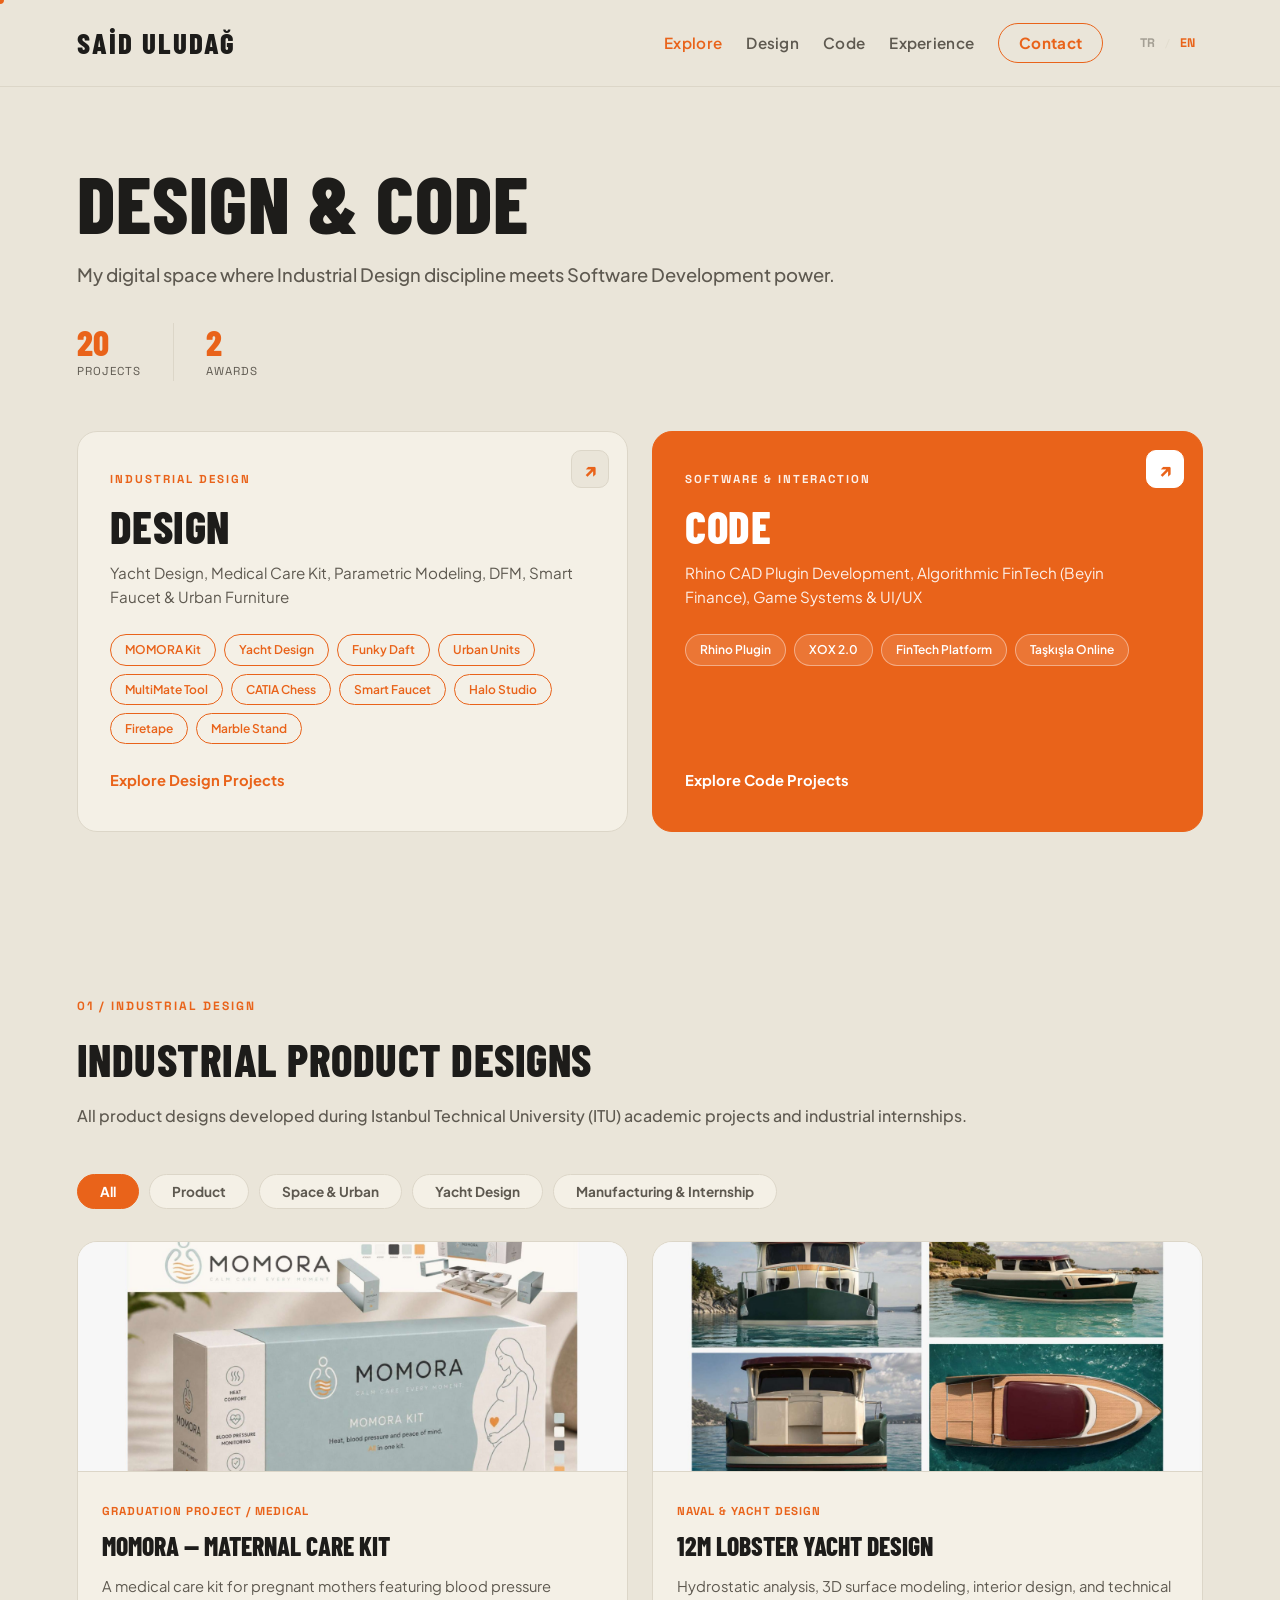
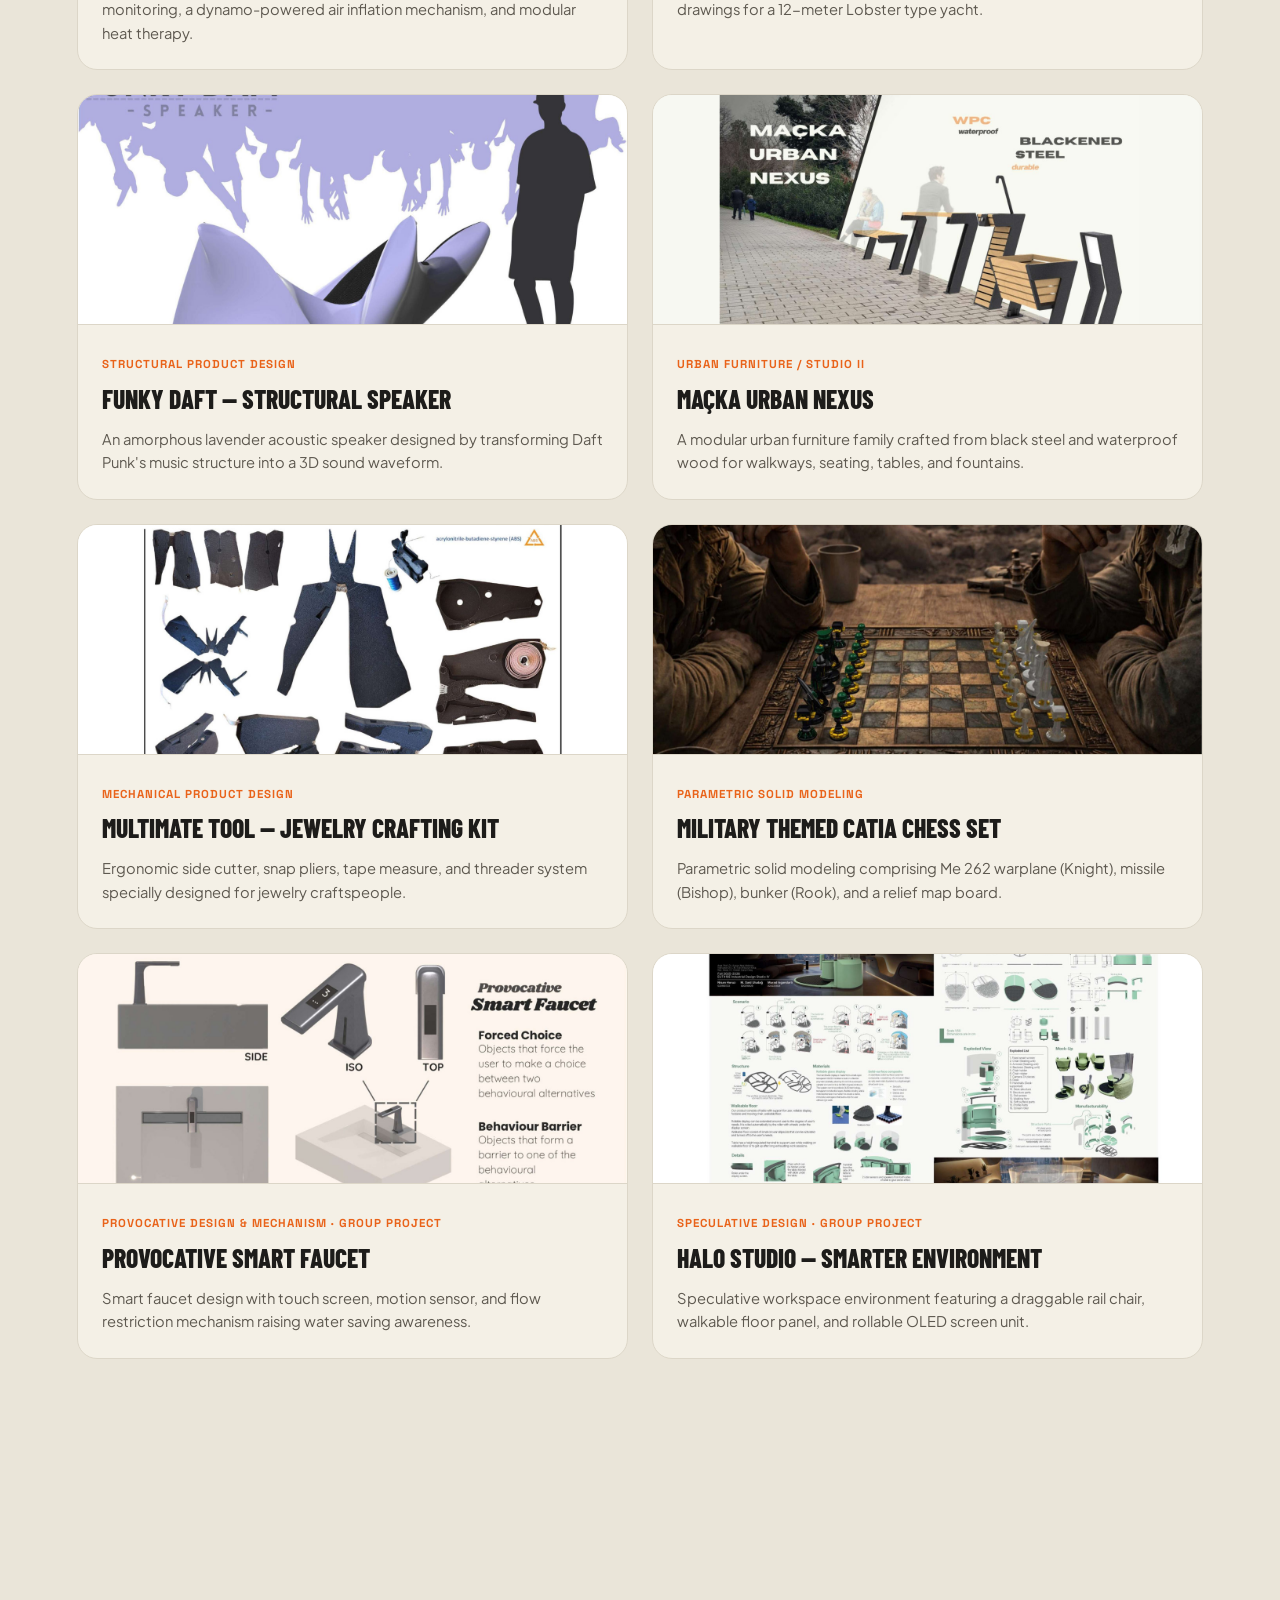
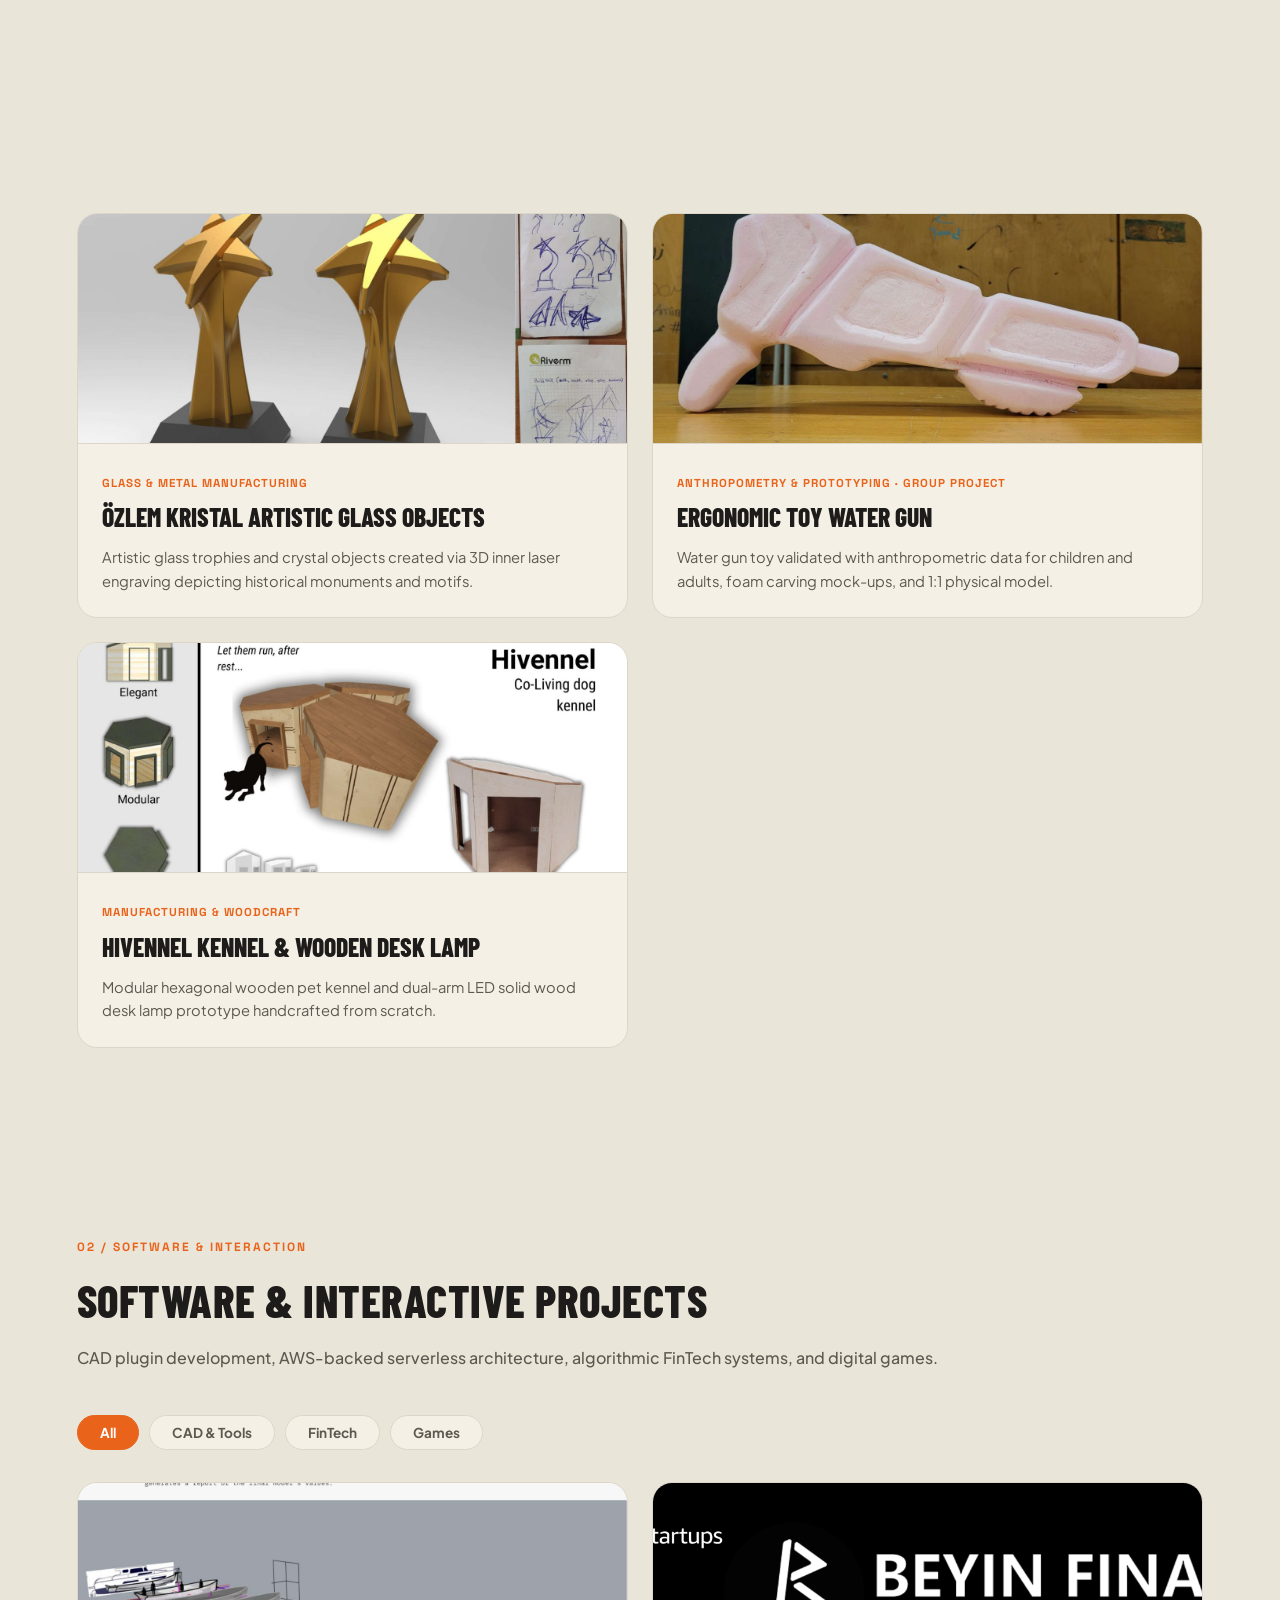
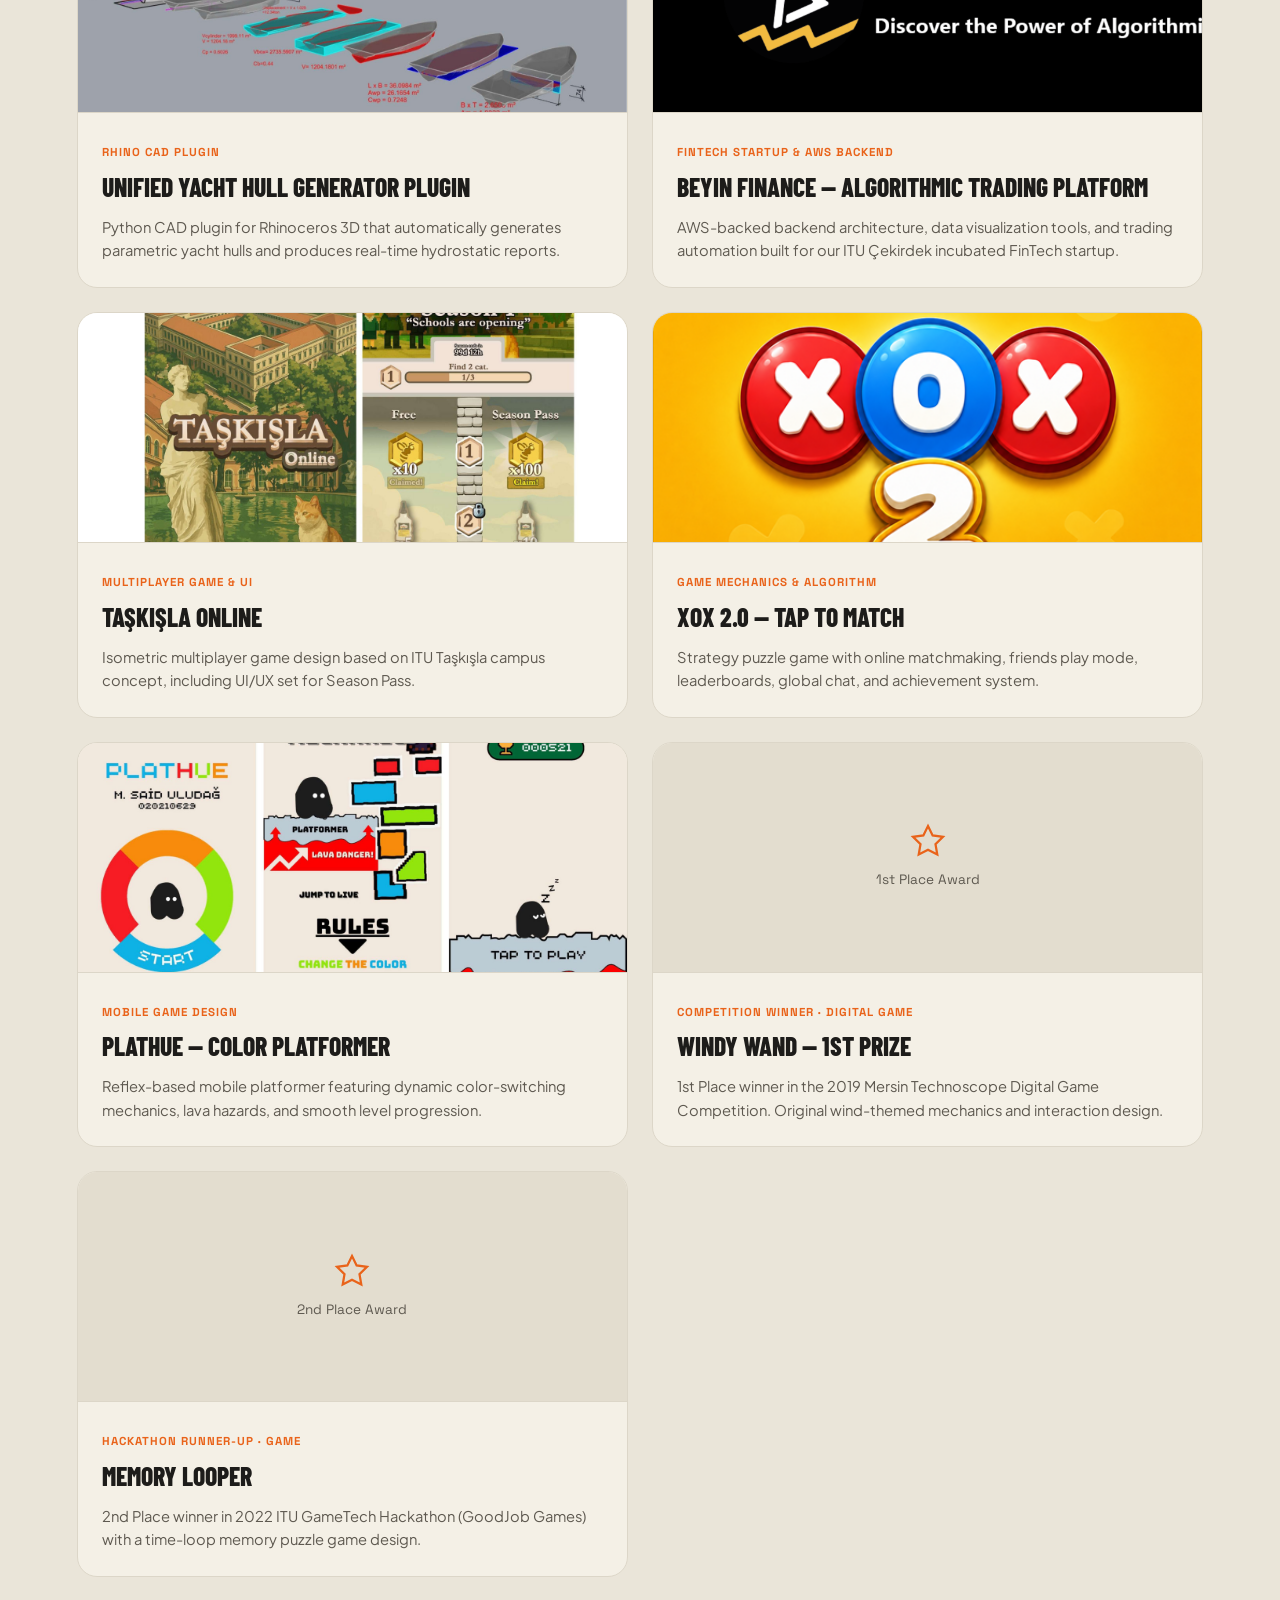
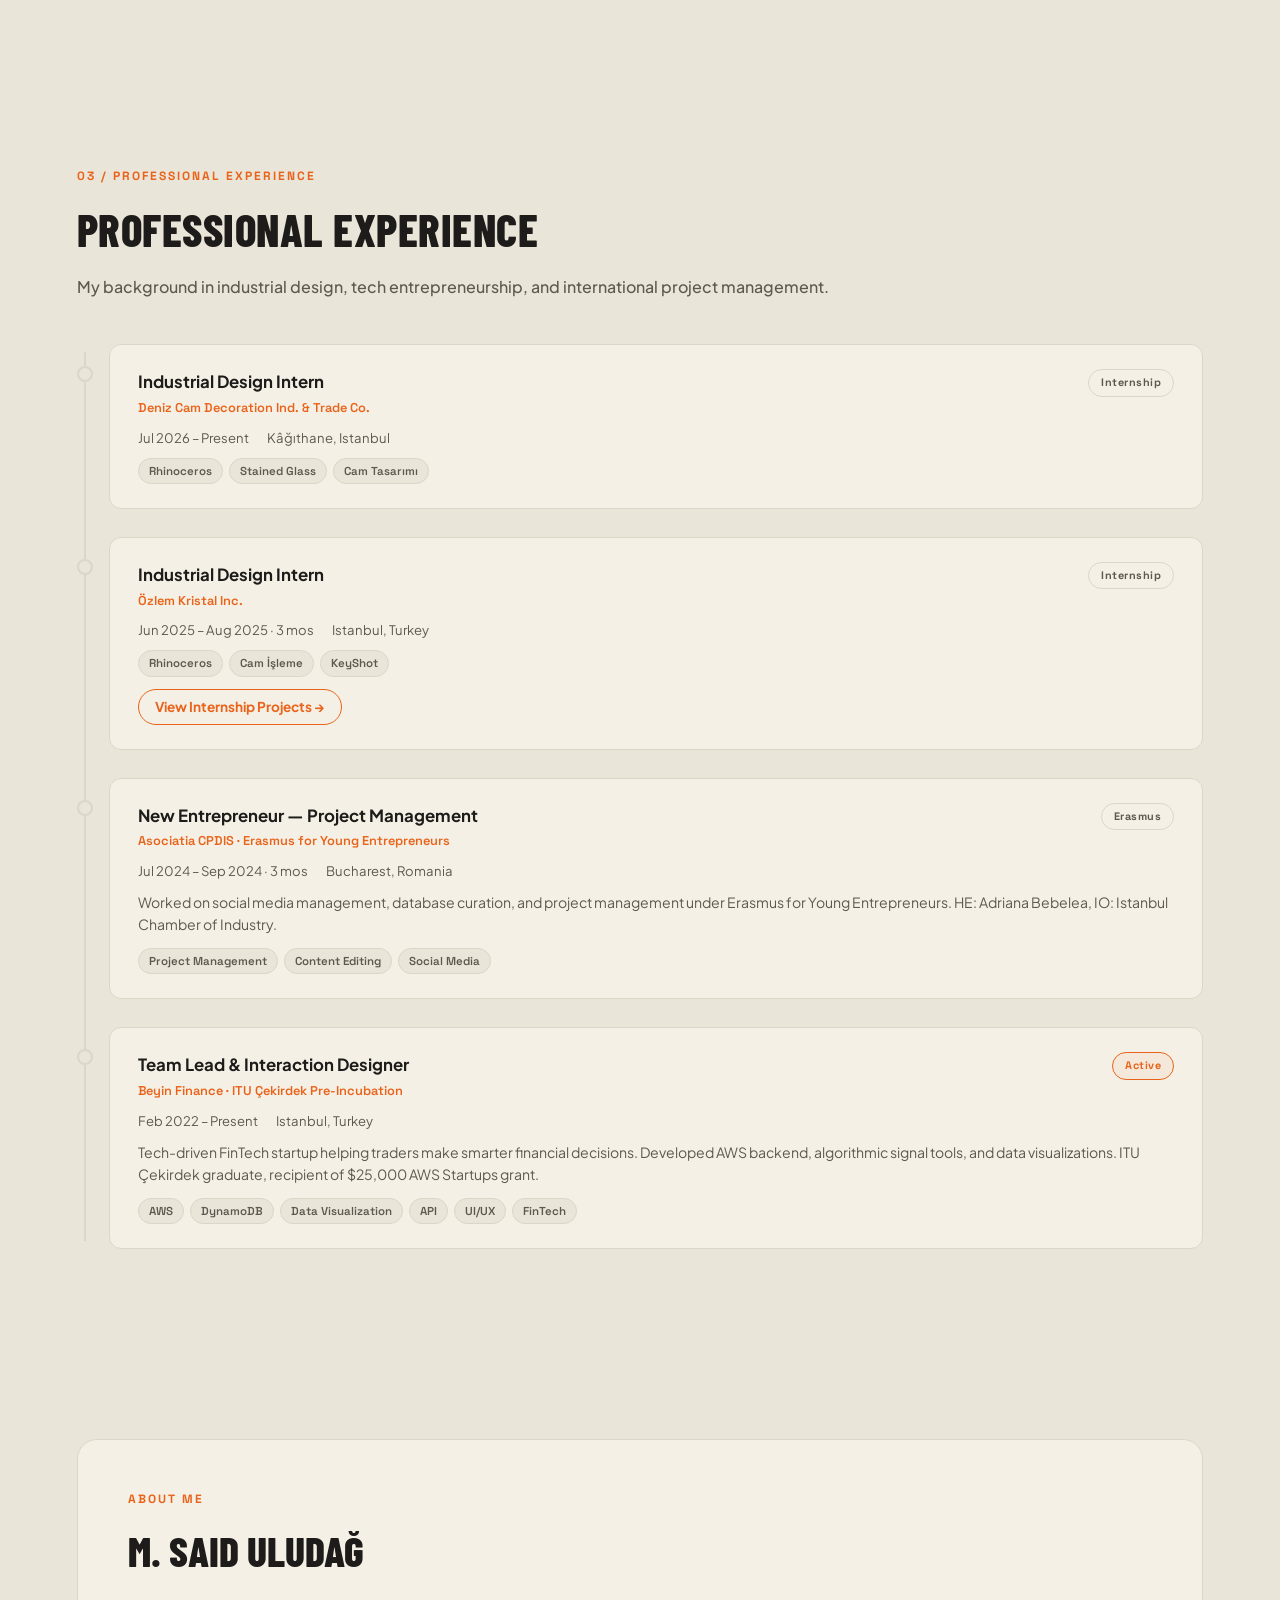
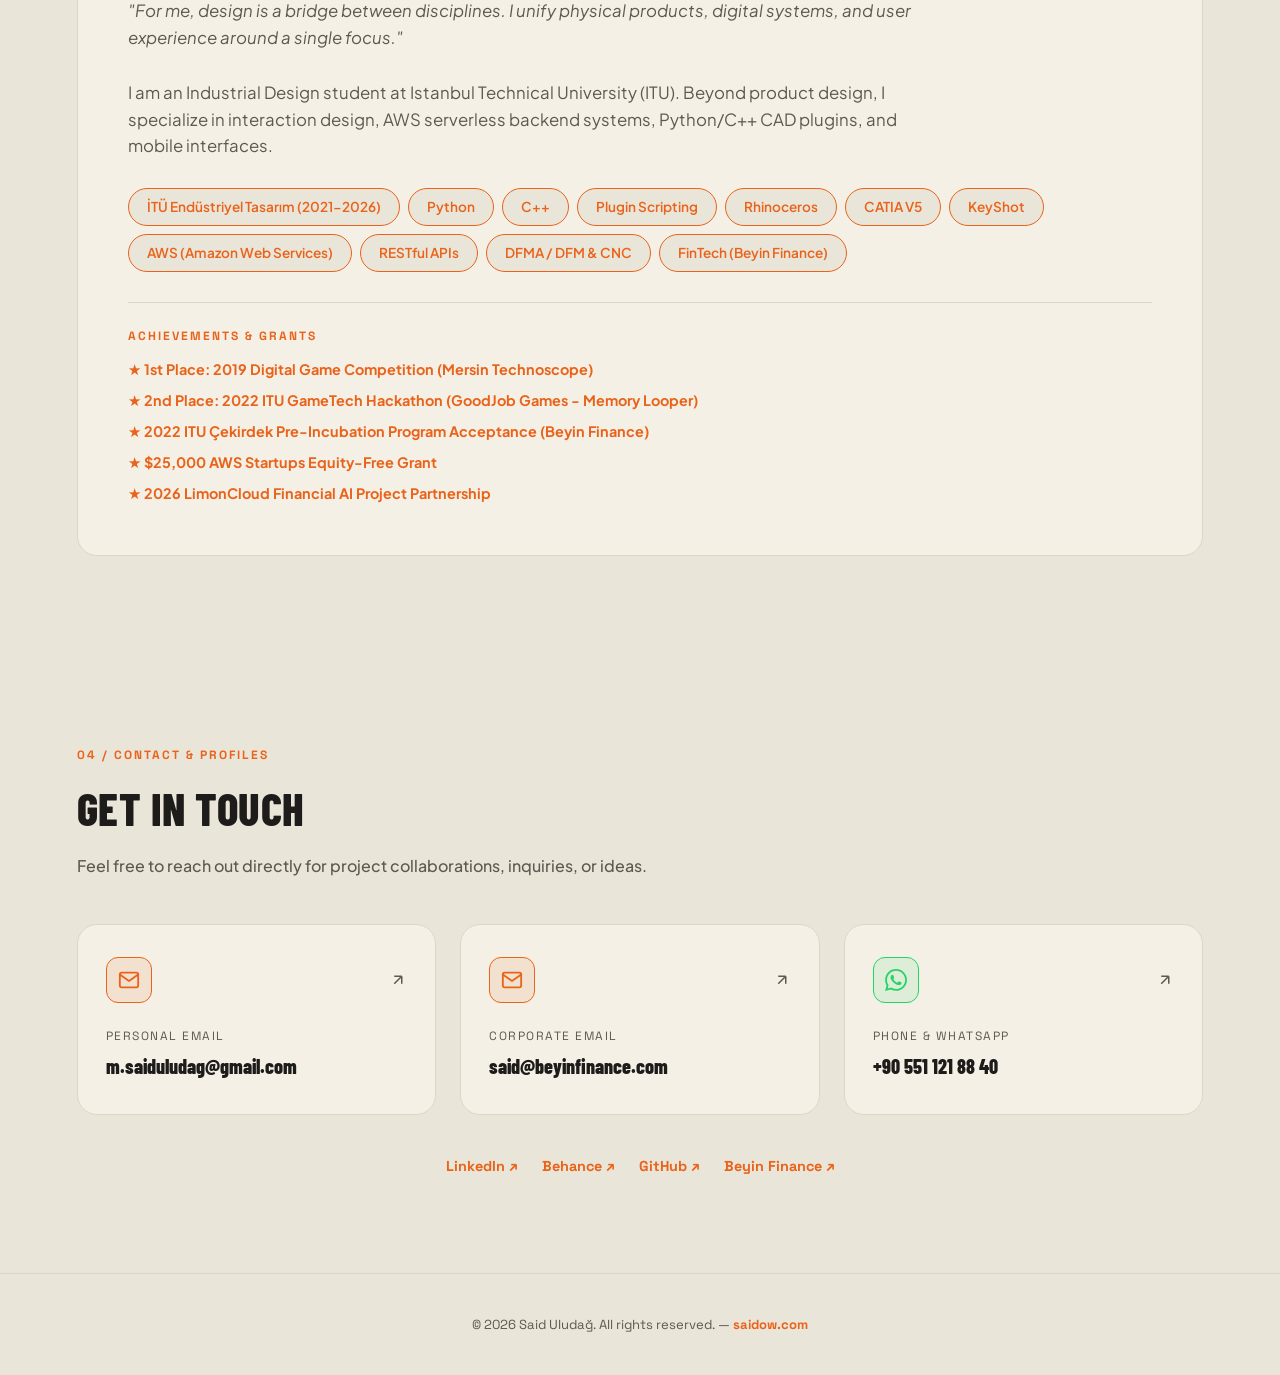
<file: index.html>
<!DOCTYPE html>
<html lang="tr">
<head>
  <meta charset="UTF-8">
  <meta name="viewport" content="width=device-width, initial-scale=1.0">
  <title>Said Uludağ - Endüstriyel Tasarımcı & Yazılım Geliştirici | Portfolio</title>
  <meta name="description" content="Said Uludağ (İTÜ Endüstriyel Tasarım) - Fiziksel ürün tasarımı, DFM, Yat Tasarımı, Medikal Cihazlar, Rhino Plugin Geliştirme ve AWS Backend Portfolyosu.">
  <meta name="keywords" content="Said Uludağ, Endüstriyel Tasarım, İTÜ, Industrial Design, Product Design, Rhino Plugin, CAD, MOMORA, Yacht Design, Software Developer, AWS, FinTech, Saidow">
  <meta name="author" content="Said Uludağ">
  
  <!-- Open Graph / Social Media -->
  <meta property="og:title" content="Said Uludağ - Industrial Design & Software Portfolio">
  <meta property="og:description" content="İTÜ Endüstriyel Tasarım projeleri, CAD eklentileri ve yazılım geliştirme çalışmaları.">
  <meta property="og:type" content="website">
  <meta property="og:url" content="https://saidow.com">

  <!-- Google Fonts -->
  <link rel="preconnect" href="https://fonts.googleapis.com">
  <link rel="preconnect" href="https://fonts.gstatic.com" crossorigin>
  <link href="https://fonts.googleapis.com/css2?family=Barlow+Condensed:wght@700;800&family=Plus+Jakarta+Sans:wght@400;500;600;700;800&family=Space+Grotesk:wght@500;700&display=swap" rel="stylesheet">
  
  <!-- CSS -->
  <link rel="stylesheet" href="style.css?v=20.0">
</head>
<body>
  <!-- Subtle Grid Background -->
  <div class="bg-grid"></div>

  <!-- Header / Navigation -->
  <header class="navbar">
    <a href="#" class="brand-logo">
      <span class="brand-name">SAİD ULUDAĞ</span>
    </a>
    <div class="nav-right">
      <nav class="nav-links">
        <a href="#hub" class="nav-link active" data-i18n="nav_explore">Keşfet</a>
        <a href="#design" class="nav-link" data-i18n="nav_design">Design</a>
        <a href="#code" class="nav-link" data-i18n="nav_code">Code</a>
        <a href="#experience" class="nav-link" data-i18n="nav_experience">Deneyim</a>
        <a href="#contact" class="nav-link btn-contact" data-i18n="nav_contact">İletişim</a>
      </nav>
      <div class="lang-switch">
        <button id="lang-tr" class="lang-btn active" aria-label="Türkçe">TR</button>
        <span class="lang-divider">/</span>
        <button id="lang-en" class="lang-btn" aria-label="English">EN</button>
      </div>
    </div>
  </header>

  <!-- Hero / Hub Selection Section -->
  <section id="hub" class="hero-section">
    <div class="hero-header">
      <h1 class="hero-title" data-i18n="hero_title">Design & Code</h1>
      <p class="hero-subtitle" data-i18n="hero_subtitle">Endüstriyel Tasarım disiplini ile Yazılım geliştirme gücünün buluştuğu dijital alanım.</p>

      <div class="hero-stats">
        <div class="hero-stat">
          <span class="hero-stat-value" data-count="20">0</span>
          <span class="hero-stat-label" data-i18n="hero_stat_projects">Proje</span>
        </div>
        <div class="hero-stat">
          <span class="hero-stat-value" data-count="2">0</span>
          <span class="hero-stat-label" data-i18n="hero_stat_awards">Yarışma Ödülü</span>
        </div>
      </div>
    </div>

    <!-- Dual Hub (Design & Code) -->
    <div class="hub-container">
      <!-- Design Card -->
      <a href="#design" class="hub-card">
        <div class="card-top">
          <div class="card-badge" data-i18n="hub_design_badge">INDUSTRIAL DESIGN</div>
          <h2 class="card-title" data-i18n="hub_design_title">DESIGN</h2>
          <p class="card-desc" data-i18n="hub_design_desc">Yat Tasarımı, Medikal Ürün Kiti, Parametrik Modelleme, DFM, Akıllı Armatür & Kent Mobilyaları</p>
          <ul class="card-tags">
            <li>MOMORA Kit</li>
            <li>Yacht Design</li>
            <li>Funky Daft</li>
            <li>Urban Units</li>
            <li>MultiMate Tool</li>
            <li>CATIA Chess</li>
            <li>Smart Faucet</li>
            <li>Halo Studio</li>
            <li>Firetape</li>
            <li>Marble Stand</li>
          </ul>
        </div>
        <div class="card-cta">
          <span data-i18n="hub_design_cta">Tasarım Projelerini İncele</span>
        </div>
      </a>

      <!-- Code Card (Highlighted) -->
      <a href="#code" class="hub-card">
        <div class="card-top">
          <div class="card-badge" data-i18n="hub_code_badge">SOFTWARE & INTERACTION</div>
          <h2 class="card-title" data-i18n="hub_code_title">CODE</h2>
          <p class="card-desc" data-i18n="hub_code_desc">Rhino CAD Eklenti Geliştirme, Algoritmik FinTech (Beyin Finance), Oyun Sistemleri & UI/UX</p>
          <ul class="card-tags">
            <li>Rhino Plugin</li>
            <li>XOX 2.0</li>
            <li>FinTech Platform</li>
            <li>Taşkışla Online</li>
          </ul>
        </div>
        <div class="card-cta">
          <span data-i18n="hub_code_cta">Yazılım Projelerini İncele</span>
        </div>
      </a>
    </div>
  </section>

  <!-- Design Section -->
  <section id="design" class="section-container">
    <div class="section-header reveal">
      <span class="section-tag" data-i18n="design_tag">01 / INDUSTRIAL DESIGN</span>
      <h2 class="section-title" data-i18n="design_title">Endüstriyel Ürün Tasarımlarım</h2>
      <p class="section-desc" data-i18n="design_desc">İstanbul Teknik Üniversitesi (İTÜ) akademik projeleri ve endüstriyel staj süreçlerinde geliştirilen tüm ürün tasarımları.</p>
    </div>

    <div class="filter-bar reveal" data-target="design-grid">
      <button data-filter="all" class="active" data-i18n="filter_all">Tümü</button>
      <button data-filter="urun" data-i18n="filter_product">Ürün</button>
      <button data-filter="mekan" data-i18n="filter_urban">Mekan & Kent</button>
      <button data-filter="yat" data-i18n="filter_yacht">Yat Tasarımı</button>
      <button data-filter="imalat" data-i18n="filter_manufacturing">İmalat & Staj</button>
    </div>

    <div class="portfolio-grid" id="design-grid">
      <!-- Project 1: MOMORA -->
      <a class="portfolio-item reveal" data-cat="urun" href="project.html?id=momora">
        <div class="item-media">
          <img src="assets/img/momora/hero.jpg" alt="MOMORA Maternal Care Kit ambalaj tasarımı" loading="lazy">
        </div>
        <div class="item-info">
          <span class="item-category" data-i18n="p_momora_cat">Mezuniyet Projesi / Medikal</span>
          <h3 class="item-title">MOMORA — Maternal Care Kit</h3>
          <p class="item-desc" data-i18n="p_momora_desc">Hamile anneler için kan basıncı takibi, dinamolu hava şişirme mekanizması ve modüler ısı terapisi sunan medikal bakım kiti.</p>
        </div>
      </a>

      <!-- Project 2: Yacht Design -->
      <a class="portfolio-item reveal" data-cat="yat" href="project.html?id=yacht">
        <div class="item-media">
          <img src="assets/img/yacht/hero.jpg" alt="12m Lobster Yacht render görselleri" loading="lazy">
        </div>
        <div class="item-info">
          <span class="item-category" data-i18n="p_yacht_cat">Gemi & Yat Tasarımı</span>
          <h3 class="item-title">12m Lobster Yacht Design</h3>
          <p class="item-desc" data-i18n="p_yacht_desc">12 metrelik Lobster tipi yatın hidrostatik analizi, 3D yüzey modellemesi, iç mekan tasarımı ve teknik çizimleri.</p>
        </div>
      </a>

      <!-- Project 3: Funky Daft Speaker -->
      <a class="portfolio-item reveal" data-cat="urun" href="project.html?id=funky-daft">
        <div class="item-media">
          <img src="assets/img/funky-daft/hero.jpg" alt="Funky Daft yapısal hoparlör tasarımı" loading="lazy">
        </div>
        <div class="item-info">
          <span class="item-category" data-i18n="p_funky_cat">Yapısal Ürün Tasarımı</span>
          <h3 class="item-title">FUNKY DAFT — Structural Speaker</h3>
          <p class="item-desc" data-i18n="p_funky_desc">Daft Punk müzik altyapısının 3D ses dalga formuna dönüştürülmesiyle tasarlanmış amorf lavanta renkli akustik hoparlör.</p>
        </div>
      </a>

      <!-- Project 4: Urban Units -->
      <a class="portfolio-item reveal" data-cat="mekan" href="project.html?id=urban-nexus">
        <div class="item-media">
          <img src="assets/img/urban-nexus/hero.jpg" alt="Maçka Urban Nexus kent mobilyası konsepti" loading="lazy">
        </div>
        <div class="item-info">
          <span class="item-category" data-i18n="p_urban_cat">Kent Mobilyası / Studio II</span>
          <h3 class="item-title">Maçka Urban Nexus</h3>
          <p class="item-desc" data-i18n="p_urban_desc">Siyah çelik ve su geçirmez ahşaptan üretilen modüler yürüyüş yolu aydınlatmaları, dar masa, çeşme ve oturma elemanları ailesi.</p>
        </div>
      </a>

      <!-- Project 5: MultiMate Tool -->
      <a class="portfolio-item reveal" data-cat="urun" href="project.html?id=multimate">
        <div class="item-media">
          <img src="assets/img/multimate/hero.jpg" alt="MultiMate Tool ürün detayları" loading="lazy">
        </div>
        <div class="item-info">
          <span class="item-category" data-i18n="p_multimate_cat">Mekanik Ürün Tasarımı</span>
          <h3 class="item-title" data-i18n="p_multimate_title">MultiMate Tool — Takı Sanatı Kiti</h3>
          <p class="item-desc" data-i18n="p_multimate_desc">Takı tasarımcıları için özel geliştirilmiş ergonomik yan keski, çıtçıt pensesi, mezura ve iplik takma sistemi.</p>
        </div>
      </a>

      <!-- Project 6: CATIA Chess Set -->
      <a class="portfolio-item reveal" data-cat="urun" href="project.html?id=catia-chess">
        <div class="item-media">
          <img src="assets/img/catia-chess/hero.jpg" alt="Askeri temalı CATIA satranç takımı" loading="lazy">
        </div>
        <div class="item-info">
          <span class="item-category" data-i18n="p_chess_cat">Parametrik Solid Modelleme</span>
          <h3 class="item-title" data-i18n="p_chess_title">Askeri Temalı CATIA Satranç Takımı</h3>
          <p class="item-desc" data-i18n="p_chess_desc">Me 262 savaş uçağı (At), füze (Fil), sığınak (Kale) ve kabartma harita tahtasından oluşan parametrik katı modelleme.</p>
        </div>
      </a>

      <!-- Project 7: Provocative Smart Faucet (Grup Projesi) -->
      <a class="portfolio-item reveal" data-cat="urun" href="project.html?id=smart-faucet">
        <div class="item-media">
          <img src="assets/img/smart-faucet/hero.jpg" alt="Provocative Smart Faucet akıllı armatür" loading="lazy">
        </div>
        <div class="item-info">
          <span class="item-category" data-i18n="p_faucet_cat">Provokatif Tasarım & Mekanizma · Grup Projesi</span>
          <h3 class="item-title">Provocative Smart Faucet</h3>
          <p class="item-desc" data-i18n="p_faucet_desc">Su tasarrufu bilincini artıran dokunmatik ekranlı, hareket sensörlü ve debi sınırlamalı akıllı armatür/çeşme tasarımı. (5 kişilik grup projesi)</p>
        </div>
      </a>

      <!-- Project 8: Halo Studio (Grup Projesi) -->
      <a class="portfolio-item reveal" data-cat="mekan" href="project.html?id=halo-studio">
        <div class="item-media">
          <img src="assets/img/halo-studio/hero.jpg" alt="Halo Studio spekülatif çalışma alanı" loading="lazy">
        </div>
        <div class="item-info">
          <span class="item-category" data-i18n="p_halo_cat">Spekülatif Tasarım · Grup Projesi</span>
          <h3 class="item-title">Halo Studio — Smarter Environment</h3>
          <p class="item-desc" data-i18n="p_halo_desc">Akıllı çalışma ortamları için tasarlanmış sürüklenebilir raylı koltuk, yürünebilir zemin paneli ve rollable OLED ekran ünitesi. (3 kişilik grup projesi)</p>
        </div>
      </a>

      <!-- Project 8b: Firetape (Grup Projesi) -->
      <a class="portfolio-item reveal" data-cat="urun" href="project.html?id=firetape">
        <div class="item-media">
          <img src="assets/img/firetape/hero.jpg" alt="Firetape spekülatif ürün konsepti" loading="lazy">
        </div>
        <div class="item-info">
          <span class="item-category" data-i18n="p_firetape_cat">Spekülatif Tasarım · Grup Projesi</span>
          <h3 class="item-title">Firetape — Speculative Product</h3>
          <p class="item-desc" data-i18n="p_firetape_desc">2030 gelecek senaryosu için nanokimyasal ateş başlatma bandı konsepti. Fosil yakıt yasağı ve biyomalzeme zorunluluğu çerçevesinde tasarlandı. (4 kişilik grup projesi)</p>
        </div>
      </a>

      <!-- Project 9: Marble Stand -->
      <a class="portfolio-item reveal" data-cat="mekan" href="project.html?id=marble-stand">
        <div class="item-media">
          <img src="assets/img/marble-stand/hero.jpg" alt="Turkish Stones mermer sergi standı" loading="lazy">
        </div>
        <div class="item-info">
          <span class="item-category" data-i18n="p_marble_cat">Mekan & Stant Tasarımı</span>
          <h3 class="item-title" data-i18n="p_marble_title">Turkish Stones — Mermer Sergi Standı</h3>
          <p class="item-desc" data-i18n="p_marble_desc">Doğal Türk mermerlerini temsil eden mermer kuleler, interaktif deneyim alanı ve kilitli küre mermer bardak altlıkları.</p>
        </div>
      </a>

      <!-- Project 10: Özlem Kristal -->
      <a class="portfolio-item reveal" data-cat="imalat" href="project.html?id=ozlem-kristal">
        <div class="item-media">
          <img src="assets/img/ozlem-kristal/hero.jpg" alt="Özlem Kristal sanatsal cam objeler ve trofeler" loading="lazy">
        </div>
        <div class="item-info">
          <span class="item-category" data-i18n="p_ozlem_cat">Cam & Metal İmalatı</span>
          <h3 class="item-title" data-i18n="p_ozlem_title">Özlem Kristal Sanatsal Cam Objeler</h3>
          <p class="item-desc" data-i18n="p_ozlem_desc">Vitro lazer cam içi işleme ile üretilen Dört Ayaklı Minare, Zerzevan Kalesi, Diyarbakır Şehir Çizgisi ve Selçuklu motifleri cam trofeleri.</p>
        </div>
      </a>

      <!-- Project 11: Anthropometric Water Gun (Grup Projesi) -->
      <a class="portfolio-item reveal" data-cat="urun imalat" href="project.html?id=water-gun">
        <div class="item-media">
          <img src="assets/img/water-gun/hero.jpg" alt="Ergonomik su tabancası köpük mock-up" loading="lazy">
        </div>
        <div class="item-info">
          <span class="item-category" data-i18n="p_watergun_cat">Antropometri & Prototipleme · Grup Projesi</span>
          <h3 class="item-title" data-i18n="p_watergun_title">Ergonomik Su Tabancası Oyuncak</h3>
          <p class="item-desc" data-i18n="p_watergun_desc">Çocuk ve yetişkin el ölçülerine uygun antropometrik analizler, strafor köpük carving mock-up'lar ve fiziki oyuncak modeli. (3 kişilik grup projesi)</p>
        </div>
      </a>

      <!-- Project 12: Hivennel & Lighting -->
      <a class="portfolio-item reveal" data-cat="imalat" href="project.html?id=hivennel">
        <div class="item-media">
          <img src="assets/img/hivennel/hero.jpg" alt="Hivennel modüler ahşap köpek kulübesi" loading="lazy">
        </div>
        <div class="item-info">
          <span class="item-category" data-i18n="p_hivennel_cat">İmalat & Ahşap Tasarımı</span>
          <h3 class="item-title" data-i18n="p_hivennel_title">Hivennel Kulübe & Ahşap Masa Lambası</h3>
          <p class="item-desc" data-i18n="p_hivennel_desc">Modüler altıgen ahşap evcil hayvan kulübesi ve çift kollu ledli masif ahşap masa lambası prototip çalışmaları.</p>
        </div>
      </a>
    </div>
  </section>

  <!-- Code Section -->
  <section id="code" class="section-container">
    <div class="section-header reveal">
      <span class="section-tag" data-i18n="code_tag">02 / SOFTWARE & INTERACTION</span>
      <h2 class="section-title" data-i18n="code_title">Yazılım & İnteraktif Projeler</h2>
      <p class="section-desc" data-i18n="code_desc">CAD eklenti geliştirme, AWS tabanlı backend mimarisi, algoritmik FinTech sistemleri ve dijital oyunlar.</p>
    </div>

    <div class="filter-bar reveal" data-target="code-grid">
      <button data-filter="all" class="active" data-i18n="filter_all">Tümü</button>
      <button data-filter="cad" data-i18n="filter_cad">CAD & Araçlar</button>
      <button data-filter="fintech" data-i18n="filter_fintech">FinTech</button>
      <button data-filter="oyun" data-i18n="filter_game">Oyun</button>
    </div>

    <div class="portfolio-grid" id="code-grid">
      <!-- Code 1: Rhino Hull Generator Plugin -->
      <a class="portfolio-item reveal" data-cat="cad" href="project.html?id=hull-plugin">
        <div class="item-media">
          <img src="assets/img/hull-plugin/hero.jpg" alt="Unified Yacht Hull Generator Rhino eklentisi" loading="lazy">
        </div>
        <div class="item-info">
          <span class="item-category" data-i18n="p_hull_cat">Rhino CAD Eklentisi</span>
          <h3 class="item-title">Unified Yacht Hull Generator Plugin</h3>
          <p class="item-desc" data-i18n="p_hull_desc">Rhinoceros 3D için Python ile geliştirdiğim, gemi/yat gövdelerini otomatik parametrik oluşturan ve anlık hidrostatik rapor üreten yazılım eklentisi.</p>
        </div>
      </a>

      <!-- Code 2: Beyin Finance -->
      <a class="portfolio-item reveal" data-cat="fintech" href="project.html?id=beyin-finance">
        <div class="item-media">
          <img src="assets/img/beyin-finance/hero.jpg" alt="Beyin Finance ekibi İTÜ Çekirdek" loading="lazy">
        </div>
        <div class="item-info">
          <span class="item-category" data-i18n="p_beyin_cat">FinTech Girişimi & AWS Backend</span>
          <h3 class="item-title" data-i18n="p_beyin_title">Beyin Finance — Algoritmik Trading Platformu</h3>
          <p class="item-desc" data-i18n="p_beyin_desc">İTÜ Çekirdek kabulü almış FinTech girişimimiz için AWS tabanlı sunucu backend geliştirilmesi, veri görselleştirmesi ve ticaret otomasyon araçları.</p>
        </div>
      </a>

      <!-- Code 3: Taşkışla Online -->
      <a class="portfolio-item reveal" data-cat="oyun" href="project.html?id=taskisla">
        <div class="item-media">
          <img src="assets/img/taskisla/hero.jpg" alt="Taşkışla Online oyun arayüzü" loading="lazy">
        </div>
        <div class="item-info">
          <span class="item-category" data-i18n="p_taskisla_cat">Multiplayer Oyun & Arayüz</span>
          <h3 class="item-title">Taşkışla Online</h3>
          <p class="item-desc" data-i18n="p_taskisla_desc">İTÜ Taşkışla kampüsü konseptli izometrik multiplayer oyun tasarımı, arayüz mimarisi ve Sezon Kartı (Season Pass) UI/UX seti.</p>
        </div>
      </a>

      <!-- Code 4: XOX 2.0 -->
      <a class="portfolio-item reveal" data-cat="oyun" href="project.html?id=xox">
        <div class="item-media">
          <img src="assets/img/xox/hero.jpg" alt="XOX 2.0 Tap to Match oyun ikonu" loading="lazy">
        </div>
        <div class="item-info">
          <span class="item-category" data-i18n="p_xox_cat">Oyun Mekaniği & Algoritma</span>
          <h3 class="item-title">XOX 2.0 — Tap to Match</h3>
          <p class="item-desc" data-i18n="p_xox_desc">Online multiplayer, arkadaşla oynama, liderlik tablosu ve başarı sistemiyle donatılmış strateji oyunu.</p>
        </div>
      </a>

      <!-- Code 5: PlatHue -->
      <a class="portfolio-item reveal" data-cat="oyun" href="project.html?id=plathue">
        <div class="item-media">
          <img src="assets/img/plathue/hero.jpg" alt="PlatHue renk platformer oyunu" loading="lazy">
        </div>
        <div class="item-info">
          <span class="item-category" data-i18n="p_plathue_cat">Mobil Oyun Tasarımı</span>
          <h3 class="item-title" data-i18n="p_plathue_title">PlatHue — Color Platformer</h3>
          <p class="item-desc" data-i18n="p_plathue_desc">Dinamik renk değiştirme mekanikleri, lav engelleri ve refleks bazlı platformer oyun sistemleri.</p>
        </div>
      </a>

      <!-- Code 6: Windy Wand -->
      <a class="portfolio-item reveal" data-cat="oyun" href="project.html?id=windy-wand">
        <div class="item-media">
          <div class="placeholder-art">
            <svg class="placeholder-icon" viewBox="0 0 24 24" fill="none" stroke="currentColor" stroke-width="1.5"><polygon points="12 2 15.09 8.26 22 9.27 17 14.14 18.18 21.02 12 17.77 5.82 21.02 7 14.14 2 9.27 8.91 8.26 12 2"/></svg>
            <span data-i18n="p_windy_badge">1st Place</span>
          </div>
        </div>
        <div class="item-info">
          <span class="item-category" data-i18n="p_windy_cat">Yarışma Birincisi · Dijital Oyun</span>
          <h3 class="item-title" data-i18n="p_windy_title">Windy Wand — 1. Ödül</h3>
          <p class="item-desc" data-i18n="p_windy_desc">2019 Mersin Technoscope "Fikrinle Yürü Fikrinle Büyü" Dijital Oyun Yarışması birincisi. Rüzgar temalı mekanikler ve etkileşim tasarımı.</p>
        </div>
      </a>

      <!-- Code 7: Memory Looper -->
      <a class="portfolio-item reveal" data-cat="oyun" href="project.html?id=hackathon">
        <div class="item-media">
          <div class="placeholder-art">
            <svg class="placeholder-icon" viewBox="0 0 24 24" fill="none" stroke="currentColor" stroke-width="1.5"><polygon points="12 2 15.09 8.26 22 9.27 17 14.14 18.18 21.02 12 17.77 5.82 21.02 7 14.14 2 9.27 8.91 8.26 12 2"/></svg>
            <span data-i18n="p_hackathon_badge">2nd Place</span>
          </div>
        </div>
        <div class="item-info">
          <span class="item-category" data-i18n="p_hackathon_cat">Hackathon İkincisi · Oyun</span>
          <h3 class="item-title">Memory Looper</h3>
          <p class="item-desc" data-i18n="p_hackathon_desc">2022 İTÜ GameTech Hackathon (GoodJob Games) ikinciliği kazanan hafıza döngüsü temalı oyun tasarımı.</p>
        </div>
      </a>
    </div>
  </section>

  <!-- Experience Section -->
  <section id="experience" class="section-container">
    <div class="section-header reveal">
      <span class="section-tag" data-i18n="exp_tag">03 / PROFESSIONAL EXPERIENCE</span>
      <h2 class="section-title" data-i18n="exp_title">Profesyonel Deneyim</h2>
      <p class="section-desc" data-i18n="exp_desc">Endüstriyel tasarım, girişimcilik ve uluslararası proje yönetimi deneyimlerim.</p>
    </div>

    <div class="exp-timeline">
      <!-- Deniz Cam -->
      <div class="exp-item reveal">
        <div class="exp-dot"></div>
        <div class="exp-card">
          <div class="exp-header">
            <div class="exp-title-group">
              <h3 class="exp-title" data-i18n="exp_deniz_title">Industrial Design Intern</h3>
              <span class="exp-company" data-i18n="exp_deniz_company">Deniz Cam Dekorasyon San. ve Tic. Ltd.Şti.</span>
            </div>
            <span class="exp-badge" data-i18n="exp_intern_badge">Staj</span>
          </div>
          <div class="exp-meta">
            <span data-i18n="exp_deniz_date">Tem 2026 – Devam Ediyor</span>
            <span data-i18n="exp_deniz_loc">Kâğıthane, İstanbul</span>
          </div>
          <div class="exp-skills">
            <span>Rhinoceros</span>
            <span>Stained Glass</span>
            <span>Cam Tasarımı</span>
          </div>
        </div>
      </div>

      <!-- Özlem Kristal -->
      <div class="exp-item reveal">
        <div class="exp-dot"></div>
        <div class="exp-card">
          <div class="exp-header">
            <div class="exp-title-group">
              <h3 class="exp-title" data-i18n="exp_ozlem_title">Endüstriyel Tasarım Stajyeri</h3>
              <span class="exp-company" data-i18n="exp_ozlem_company">Özlem Kristal San. ve Tic. A.Ş.</span>
            </div>
            <span class="exp-badge" data-i18n="exp_intern_badge">Staj</span>
          </div>
          <div class="exp-meta">
            <span data-i18n="exp_ozlem_date">Haz 2025 – Ağu 2025 · 3 ay</span>
            <span data-i18n="exp_ozlem_loc">İstanbul, Türkiye</span>
          </div>
          <div class="exp-skills">
            <span>Rhinoceros</span>
            <span>Cam İşleme</span>
            <span>KeyShot</span>
          </div>
          <a href="project.html?id=ozlem-kristal" class="exp-project-link" data-i18n="exp_link">Staj Projelerini İncele →</a>
        </div>
      </div>

      <!-- Erasmus / CPDIS -->
      <div class="exp-item reveal">
        <div class="exp-dot"></div>
        <div class="exp-card">
          <div class="exp-header">
            <div class="exp-title-group">
              <h3 class="exp-title" data-i18n="exp_erasmus_title">New Entrepreneur — Project Management</h3>
              <span class="exp-company" data-i18n="exp_erasmus_company">Asociatia CPDIS · Erasmus for Young Entrepreneurs</span>
            </div>
            <span class="exp-badge" data-i18n="exp_erasmus_badge">Erasmus</span>
          </div>
          <div class="exp-meta">
            <span data-i18n="exp_erasmus_date">Tem 2024 – Eyl 2024 · 3 ay</span>
            <span data-i18n="exp_erasmus_loc">Bükreş, Romanya</span>
          </div>
          <p class="exp-desc" data-i18n="exp_erasmus_desc">Erasmus for Young Entrepreneurs programı kapsamında sosyal medya yönetimi, veritabanı ve proje yönetimi üzerine çalışıldı. HE: Adriana Bebelea, IO: İstanbul Sanayi Odası.</p>
          <div class="exp-skills">
            <span>Project Management</span>
            <span>Content Editing</span>
            <span>Social Media</span>
          </div>
        </div>
      </div>

      <!-- Beyin Finance + İTÜ Çekirdek -->
      <div class="exp-item reveal">
        <div class="exp-dot"></div>
        <div class="exp-card">
          <div class="exp-header">
            <div class="exp-title-group">
              <h3 class="exp-title" data-i18n="exp_beyin_title">Ekip Lideri & Interaction Designer</h3>
              <span class="exp-company" data-i18n="exp_beyin_company">Beyin Finance · İTÜ Çekirdek Ön Kuluçka</span>
            </div>
            <span class="exp-badge exp-badge--active" data-i18n="exp_active_badge">Aktif</span>
          </div>
          <div class="exp-meta">
            <span data-i18n="exp_beyin_date">Şub 2022 – Devam Ediyor</span>
            <span data-i18n="exp_beyin_loc">İstanbul, Türkiye</span>
          </div>
          <p class="exp-desc" data-i18n="exp_beyin_desc">Kullanıcıların finansal piyasalarda daha bilinçli kararlar almasına yardımcı olan teknoloji odaklı FinTech girişimi. Teknik göstergeler, algoritmik sinyaller ve veri görselleştirme araçları geliştiriyoruz. İTÜ Çekirdek Ön Kuluçka programı mezunu, AWS Startups $25.000 hibe destekçisi.</p>
          <div class="exp-skills">
            <span>AWS</span>
            <span>DynamoDB</span>
            <span>Data Visualization</span>
            <span>API</span>
            <span>UI/UX</span>
            <span>FinTech</span>
          </div>
        </div>
      </div>

    </div>
  </section>

  <!-- About Section -->
  <section id="about" class="section-container about-section">
    <div class="about-card reveal">
      <div class="about-text">
        <span class="section-tag" data-i18n="about_tag">HAKKIMDA</span>
        <h2>M. Said Uludağ</h2>
        <p><em data-i18n="about_quote">"Benim için tasarım, disiplinler arasında bir köprüdür. Fiziksel ürünler, dijital sistemler ve kullanıcı deneyimini tek bir odakta buluşturuyorum."</em></p>
        <p style="margin-top: 12px;" data-i18n="about_p">İstanbul Teknik Üniversitesi (İTÜ) Endüstriyel Tasarım bölümü öğrencisiyim. Ürün geliştirmenin yanı sıra etkileşim tasarımı, AWS tabanlı backend sistemleri, Python/C++ ile CAD eklenti geliştirme ve mobil arayüzler üzerine çalışıyorum.</p>
        
        <div class="skills-list" style="margin-top: 24px;">
          <span class="skill-pill">İTÜ Endüstriyel Tasarım (2021-2026)</span>
          <span class="skill-pill">Python</span>
          <span class="skill-pill">C++</span>
          <span class="skill-pill">Plugin Scripting</span>
          <span class="skill-pill">Rhinoceros</span>
          <span class="skill-pill">CATIA V5</span>
          <span class="skill-pill">KeyShot</span>
          <span class="skill-pill">AWS (Amazon Web Services)</span>
          <span class="skill-pill">RESTful APIs</span>
          <span class="skill-pill">DFMA / DFM & CNC</span>
          <span class="skill-pill">FinTech (Beyin Finance)</span>
        </div>

        <div style="margin-top: 30px; padding-top: 24px; border-top: 1px solid var(--border-color);">
          <span class="section-tag" style="margin-bottom: 12px;" data-i18n="about_awards_tag">BAŞARILAR & DESTEKLER</span>
          <div style="display: flex; flex-direction: column; gap: 8px; font-size: 0.9rem;">
            <span style="color: var(--color-atomic-orange); font-weight: 700;" data-i18n="award_1">★ 1.lik: 2019 "Fikrinle Yürü Fikrinle Büyü" Dijital Oyun Yarışması (Mersin Technoscope)</span>
            <span style="color: var(--color-atomic-orange); font-weight: 700;" data-i18n="award_2">★ 2.lik: 2022 İTÜ GameTech Hackathon (GoodJob Games - Memory Looper)</span>
            <span style="color: var(--color-atomic-orange); font-weight: 700;" data-i18n="award_3">★ 2022 2. Dönem İTÜ Çekirdek Ön Kuluçka Programı Kabulü (Beyin Finance)</span>
            <span style="color: var(--color-atomic-orange); font-weight: 700;" data-i18n="award_4">★ 25.000$ AWS Startups Hibe Desteği</span>
            <span style="color: var(--color-atomic-orange); font-weight: 700;" data-i18n="award_5">★ 2026 LimonCloud Finansal AI Proje Ortaklığı</span>
          </div>
        </div>
      </div>
    </div>
  </section>

  <!-- Contact Section -->
  <section id="contact" class="section-container contact-section">
    <div class="section-header reveal">
      <span class="section-tag" data-i18n="contact_tag">04 / CONTACT & PROFILES</span>
      <h2 class="section-title" data-i18n="contact_title">İletişime Geçin</h2>
      <p class="section-desc" data-i18n="contact_desc">Yeni bir proje, iş birliği veya fikir alışverişi için doğrudan ulaşabilirsiniz.</p>
    </div>

    <div class="contact-grid">
      <!-- Personal Email -->
      <a href="mailto:m.saiduludag@gmail.com" class="contact-card reveal">
        <div class="contact-card-header">
          <div class="contact-icon">
            <svg viewBox="0 0 24 24" fill="none" stroke="currentColor" stroke-width="2" stroke-linecap="round" stroke-linejoin="round"><path d="M4 4h16c1.1 0 2 .9 2 2v12c0 1.1-.9 2-2 2H4c-1.1 0-2-.9-2-2V6c0-1.1.9-2 2-2z"/><polyline points="22,6 12,13 2,6"/></svg>
          </div>
          <svg class="contact-arrow" width="18" height="18" viewBox="0 0 24 24" fill="none" stroke="currentColor" stroke-width="2"><path d="M7 17L17 7M17 7H7M17 7V17"/></svg>
        </div>
        <div class="contact-card-body">
          <span class="contact-label" data-i18n="contact_personal">Kişisel E-Posta</span>
          <span class="contact-value">m.saiduludag@gmail.com</span>
        </div>
      </a>

      <!-- Corporate Email -->
      <a href="mailto:said@beyinfinance.com" class="contact-card reveal">
        <div class="contact-card-header">
          <div class="contact-icon">
            <svg viewBox="0 0 24 24" fill="none" stroke="currentColor" stroke-width="2" stroke-linecap="round" stroke-linejoin="round"><path d="M4 4h16c1.1 0 2 .9 2 2v12c0 1.1-.9 2-2 2H4c-1.1 0-2-.9-2-2V6c0-1.1.9-2 2-2z"/><polyline points="22,6 12,13 2,6"/></svg>
          </div>
          <svg class="contact-arrow" width="18" height="18" viewBox="0 0 24 24" fill="none" stroke="currentColor" stroke-width="2"><path d="M7 17L17 7M17 7H7M17 7V17"/></svg>
        </div>
        <div class="contact-card-body">
          <span class="contact-label" data-i18n="contact_corporate">Kurumsal E-Posta</span>
          <span class="contact-value">said@beyinfinance.com</span>
        </div>
      </a>

      <!-- Phone & WhatsApp -->
      <a href="https://wa.me/905511218840" target="_blank" rel="noopener noreferrer" class="contact-card reveal whatsapp-card">
        <div class="contact-card-header">
          <div class="contact-icon whatsapp-icon">
            <svg viewBox="0 0 24 24" fill="currentColor"><path d="M.057 24l1.687-6.163c-1.041-1.804-1.588-3.849-1.587-5.946.003-6.556 5.338-11.891 11.893-11.891 3.181.001 6.167 1.24 8.413 3.488 2.245 2.248 3.481 5.236 3.48 8.414-.003 6.557-5.338 11.892-11.893 11.892-1.99-.001-3.951-.5-5.688-1.448l-6.305 1.654zm6.597-3.807c1.676.995 3.276 1.591 5.392 1.592 5.448 0 9.886-4.434 9.889-9.885.002-5.462-4.415-9.89-9.881-9.892-5.452 0-9.887 4.434-9.889 9.884-.001 2.225.651 3.891 1.746 5.634l-.999 3.648 3.742-.981zm11.387-5.464c-.074-.124-.272-.198-.57-.347-.297-.149-1.758-.868-2.031-.967-.272-.099-.47-.149-.669.149-.198.297-.768.967-.941 1.165-.173.198-.347.223-.644.074-.297-.149-1.255-.462-2.39-1.475-.883-.788-1.48-1.761-1.653-2.059-.173-.297-.018-.458.13-.606.134-.133.297-.347.446-.521.151-.172.2-.296.3-.495.099-.198.05-.372-.025-.521-.075-.148-.669-1.611-.916-2.206-.242-.579-.487-.501-.669-.51l-.57-.01c-.198 0-.52.074-.792.372s-1.04 1.016-1.04 2.479 1.065 2.876 1.213 3.074c.149.198 2.095 3.2 5.076 4.487.709.306 1.263.489 1.694.626.712.226 1.36.194 1.872.118.572-.085 1.758-.719 2.006-1.413.248-.695.248-1.29.173-1.414z"/></svg>
          </div>
          <svg class="contact-arrow" width="18" height="18" viewBox="0 0 24 24" fill="none" stroke="currentColor" stroke-width="2"><path d="M7 17L17 7M17 7H7M17 7V17"/></svg>
        </div>
        <div class="contact-card-body">
          <span class="contact-label" data-i18n="contact_phone">Telefon & WhatsApp</span>
          <span class="contact-value">+90 551 121 88 40</span>
        </div>
      </a>
    </div>

    <!-- Social Links Row -->
    <div style="display: flex; justify-content: center; gap: 24px; margin-top: 40px; font-family: var(--font-mono); font-size: 0.9rem;">
      <a href="https://linkedin.com/in/saiduludag" target="_blank" rel="noopener noreferrer" style="color: var(--color-atomic-orange); text-decoration: none; font-weight: 700;">LinkedIn ↗</a>
      <a href="https://behance.net/uludag" target="_blank" rel="noopener noreferrer" style="color: var(--color-atomic-orange); text-decoration: none; font-weight: 700;">Behance ↗</a>
      <a href="https://github.com/jnrbrain" target="_blank" rel="noopener noreferrer" style="color: var(--color-atomic-orange); text-decoration: none; font-weight: 700;">GitHub ↗</a>
      <a href="https://beyinfinance.com" target="_blank" rel="noopener noreferrer" style="color: var(--color-atomic-orange); text-decoration: none; font-weight: 700;">Beyin Finance ↗</a>
    </div>
  </section>

  <!-- Footer -->
  <footer class="footer">
    <p><span data-i18n="footer_text">© 2026 Said Uludağ. Tüm hakları saklıdır. — </span><a href="https://saidow.com">saidow.com</a></p>
  </footer>

  <script src="i18n.js?v=2.0"></script>
  <script src="main.js?v=14.0"></script>
</body>
</html>
</file>
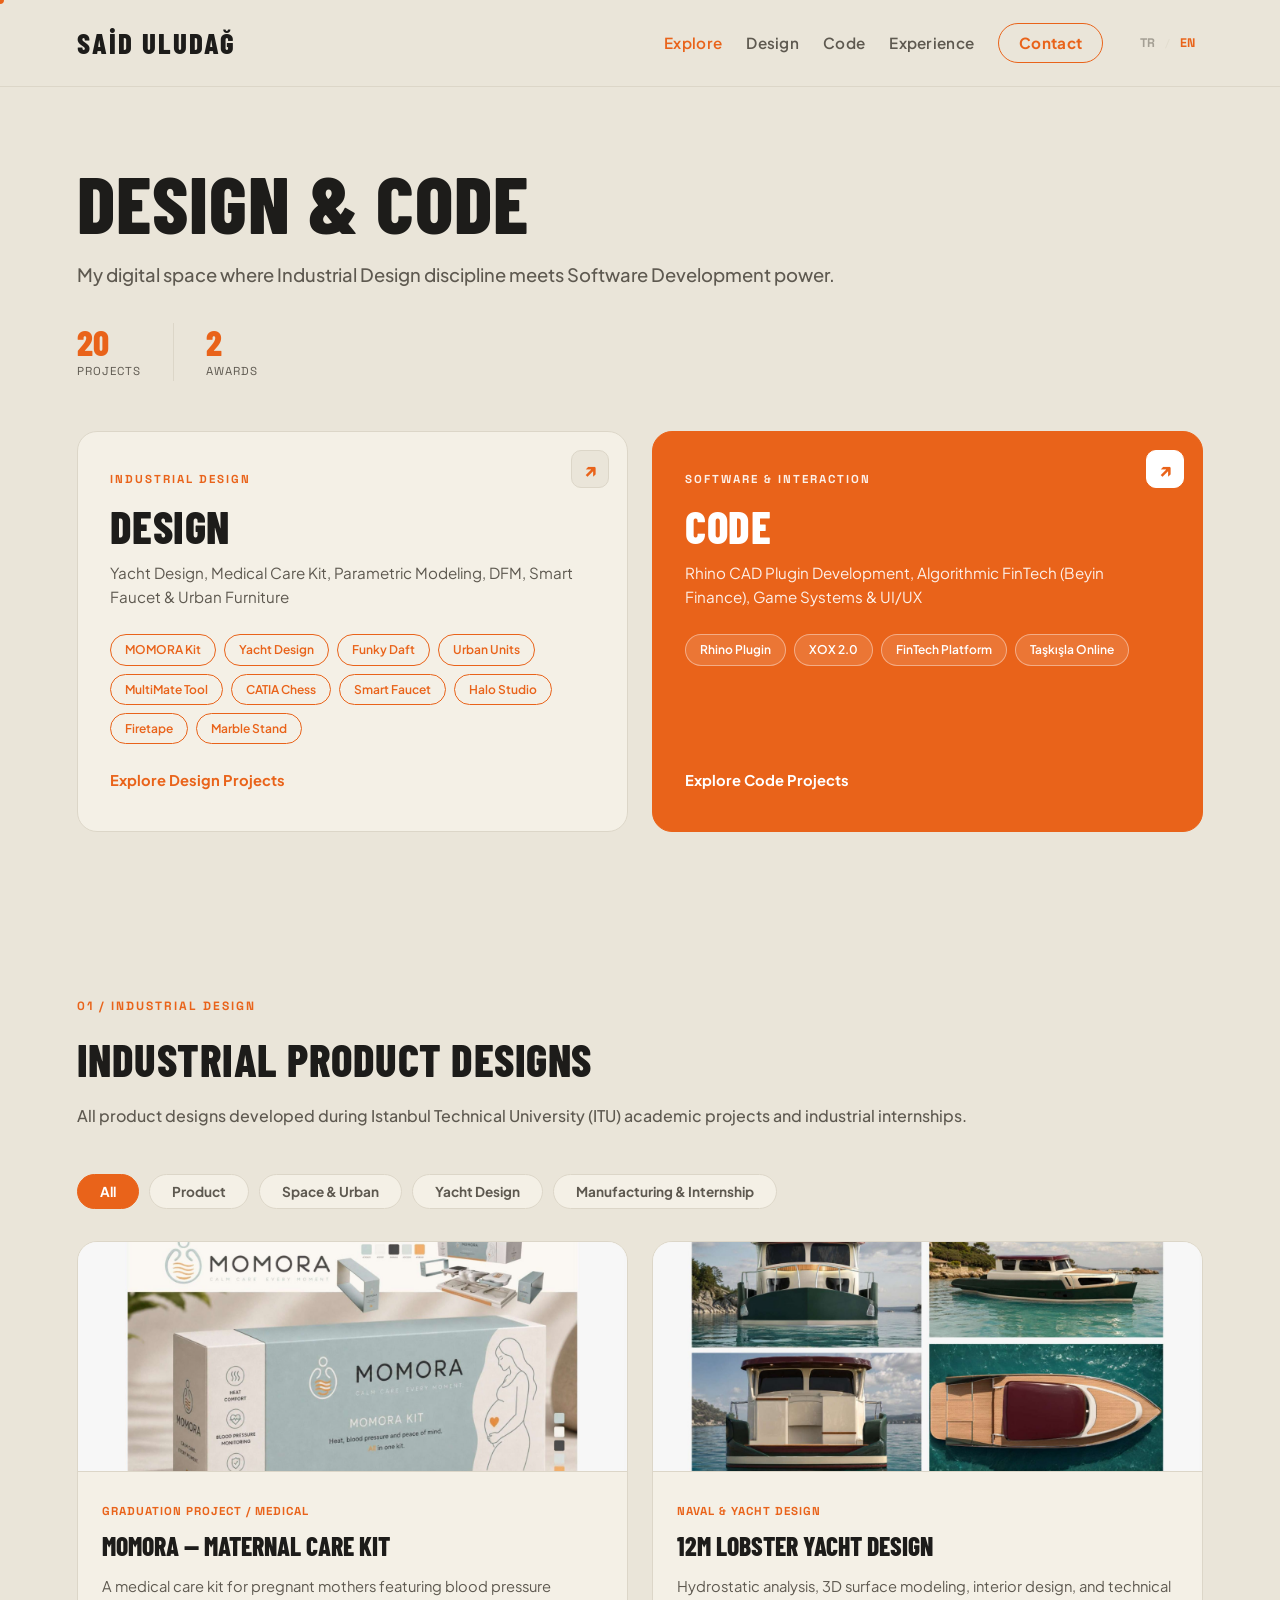
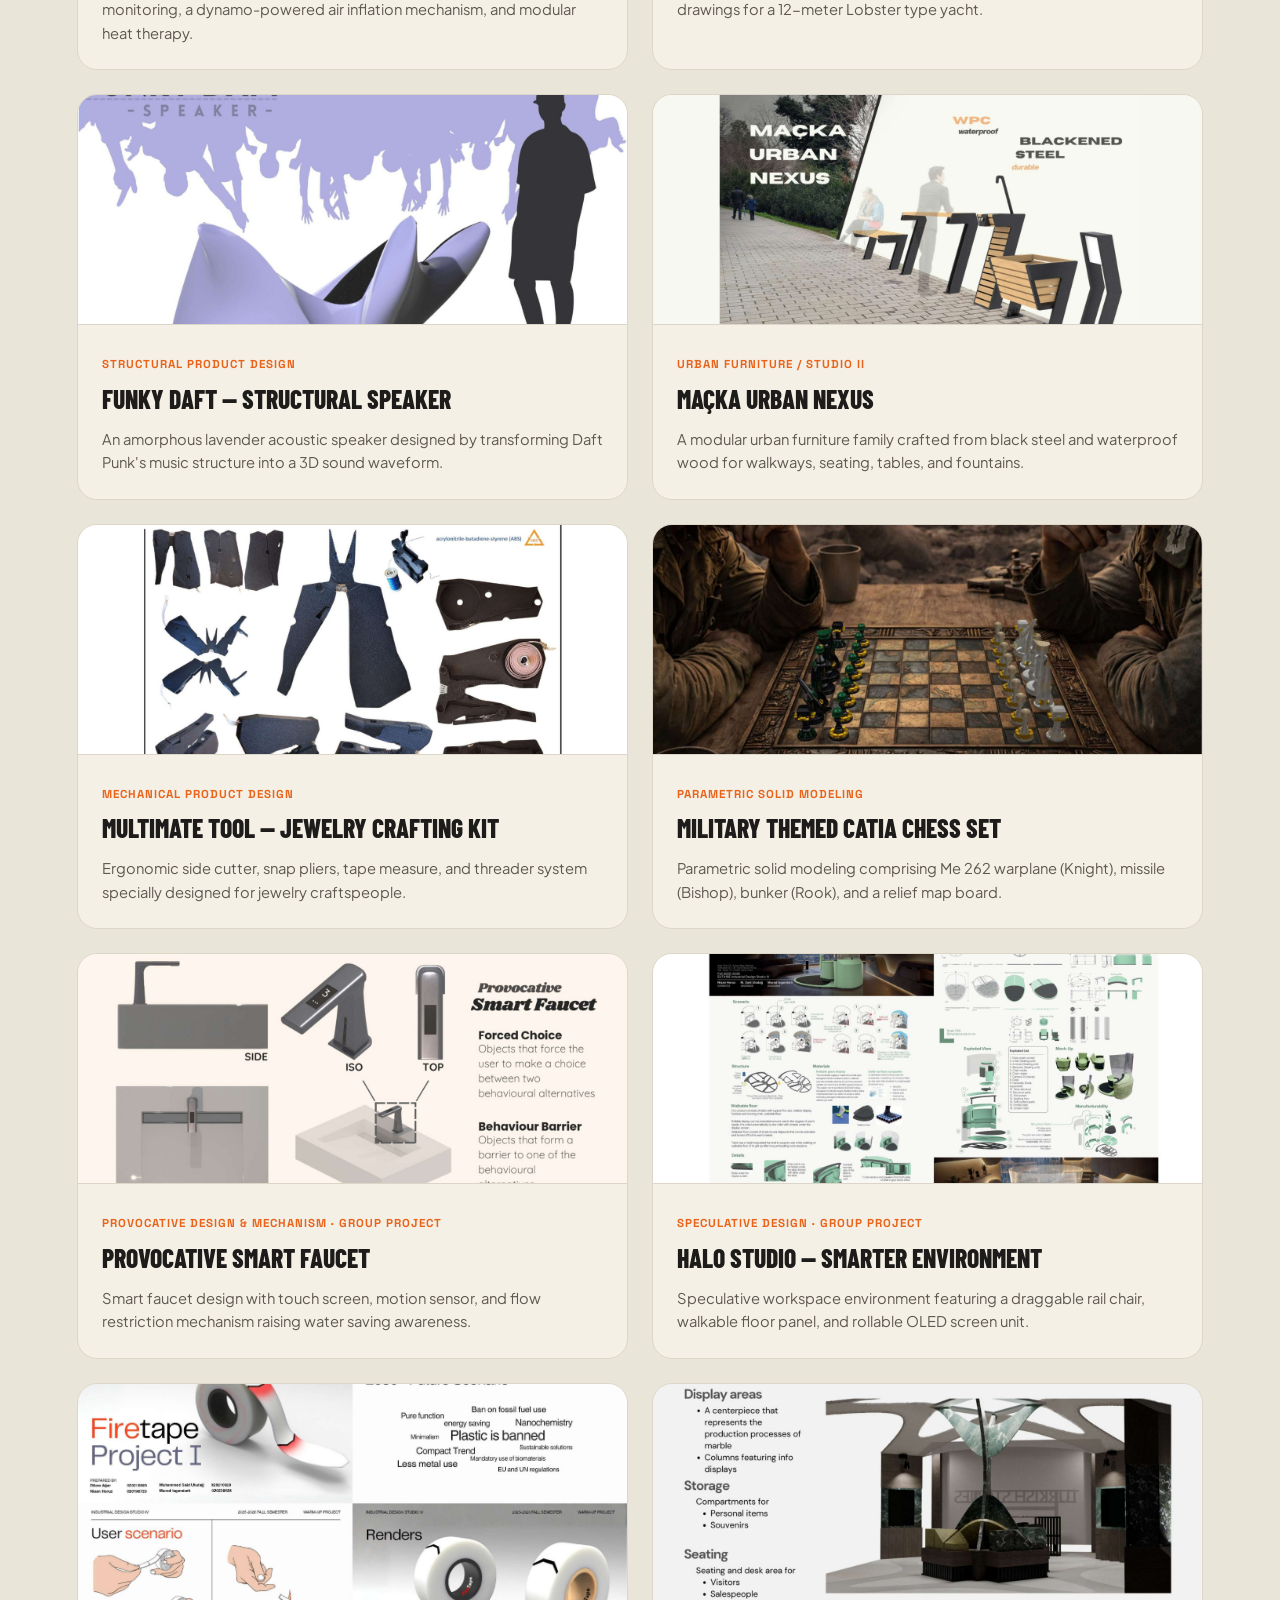
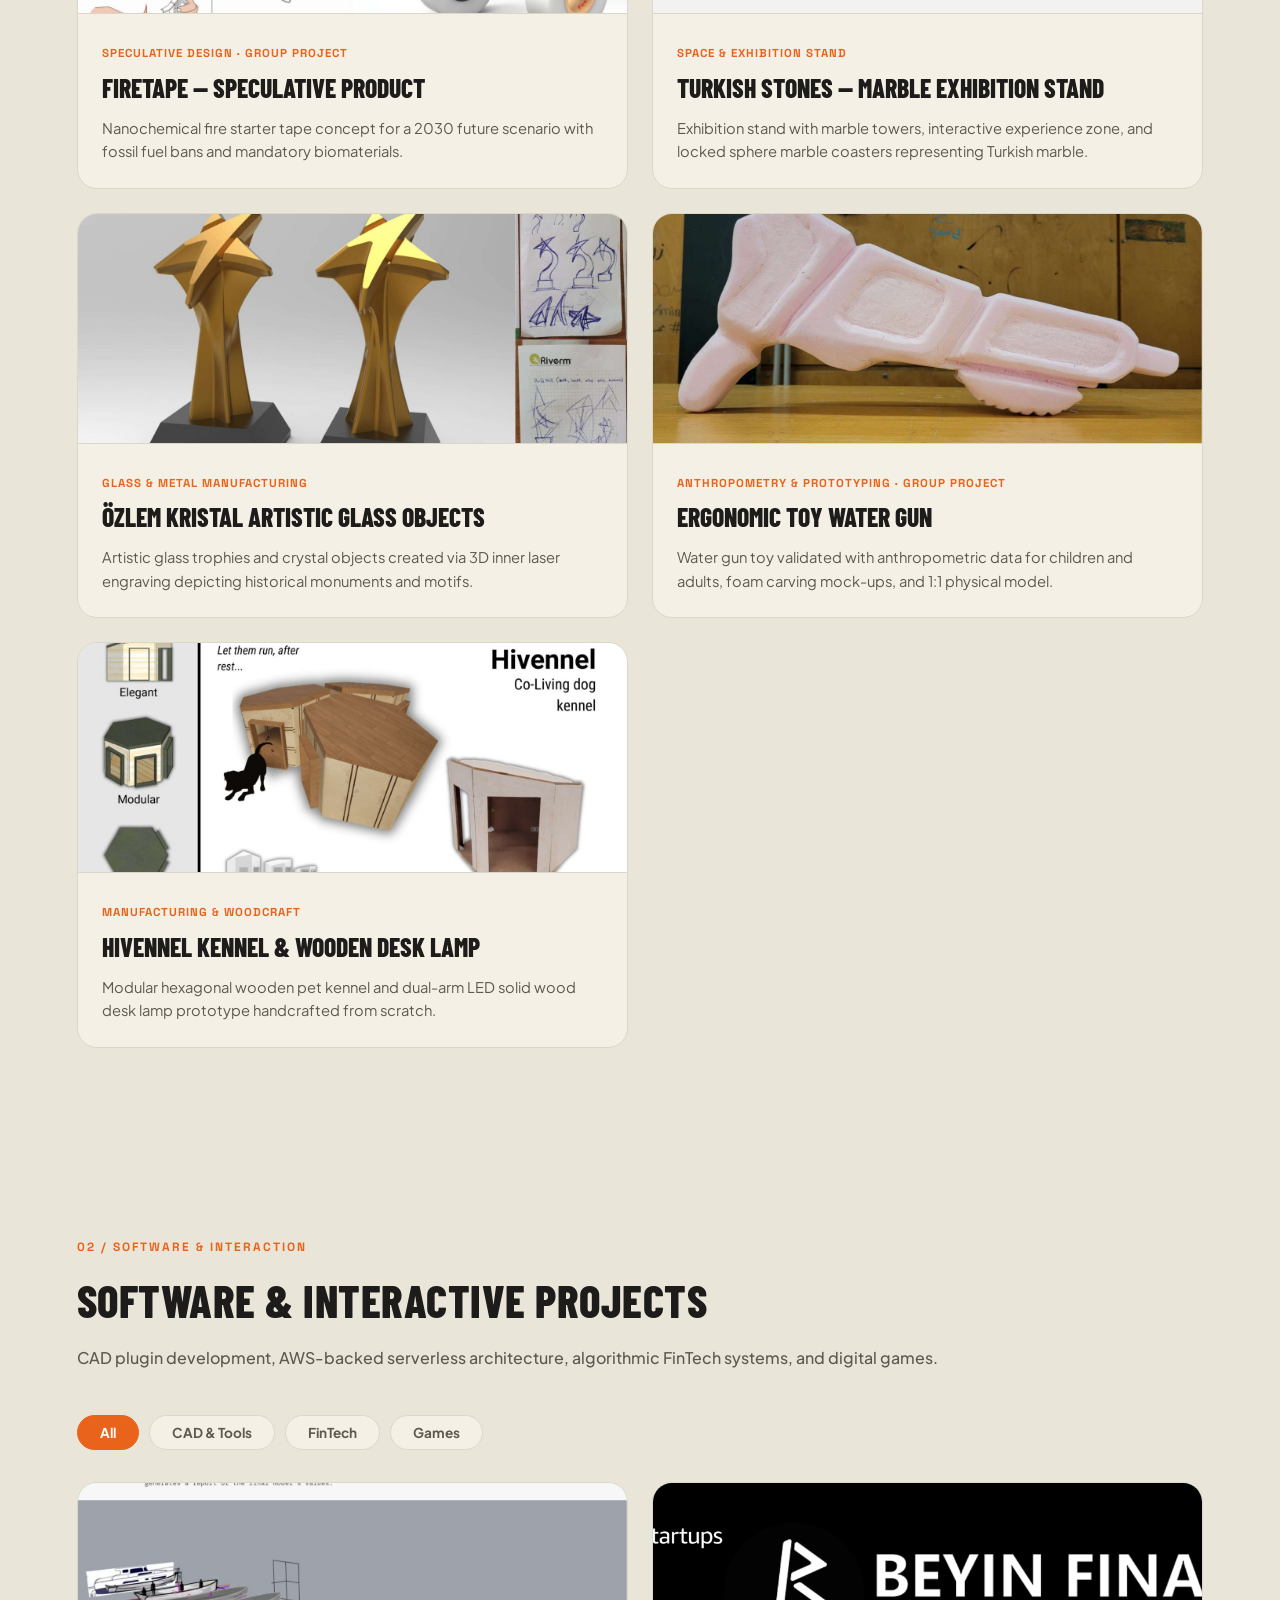
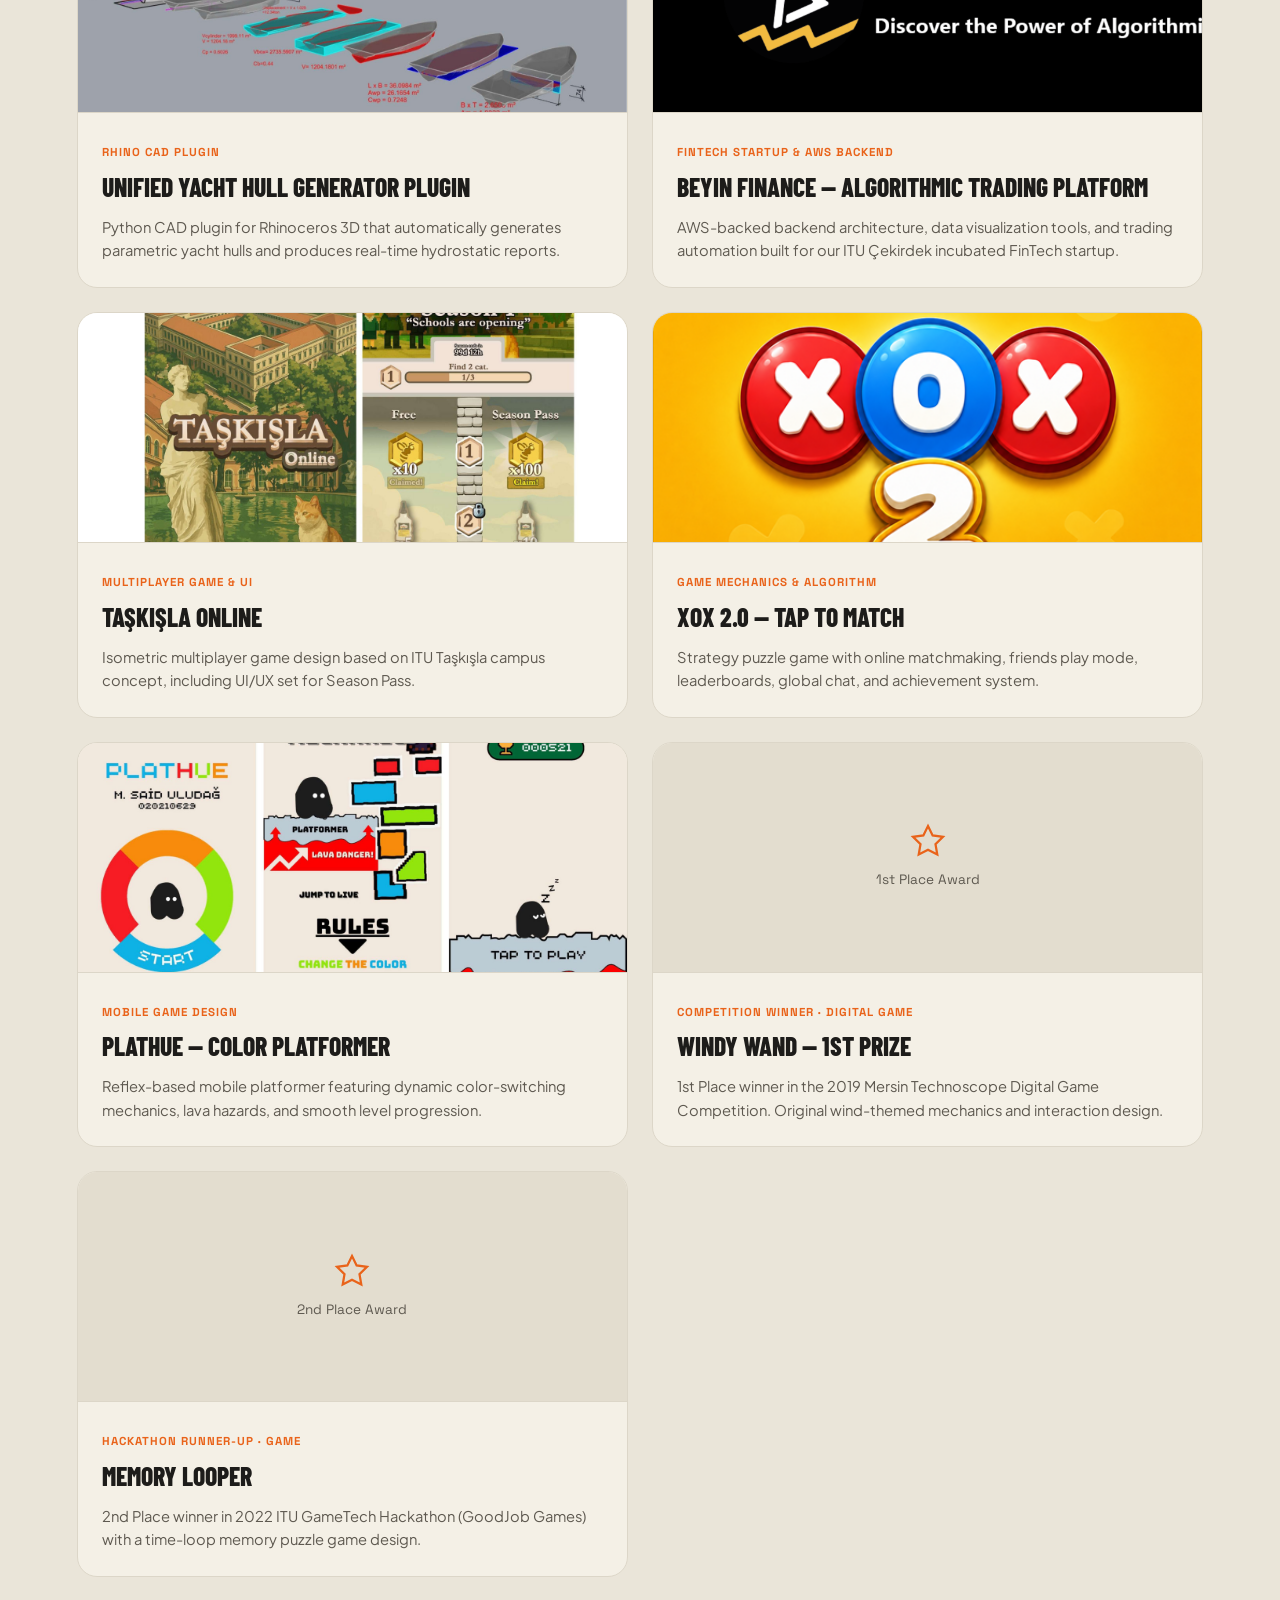
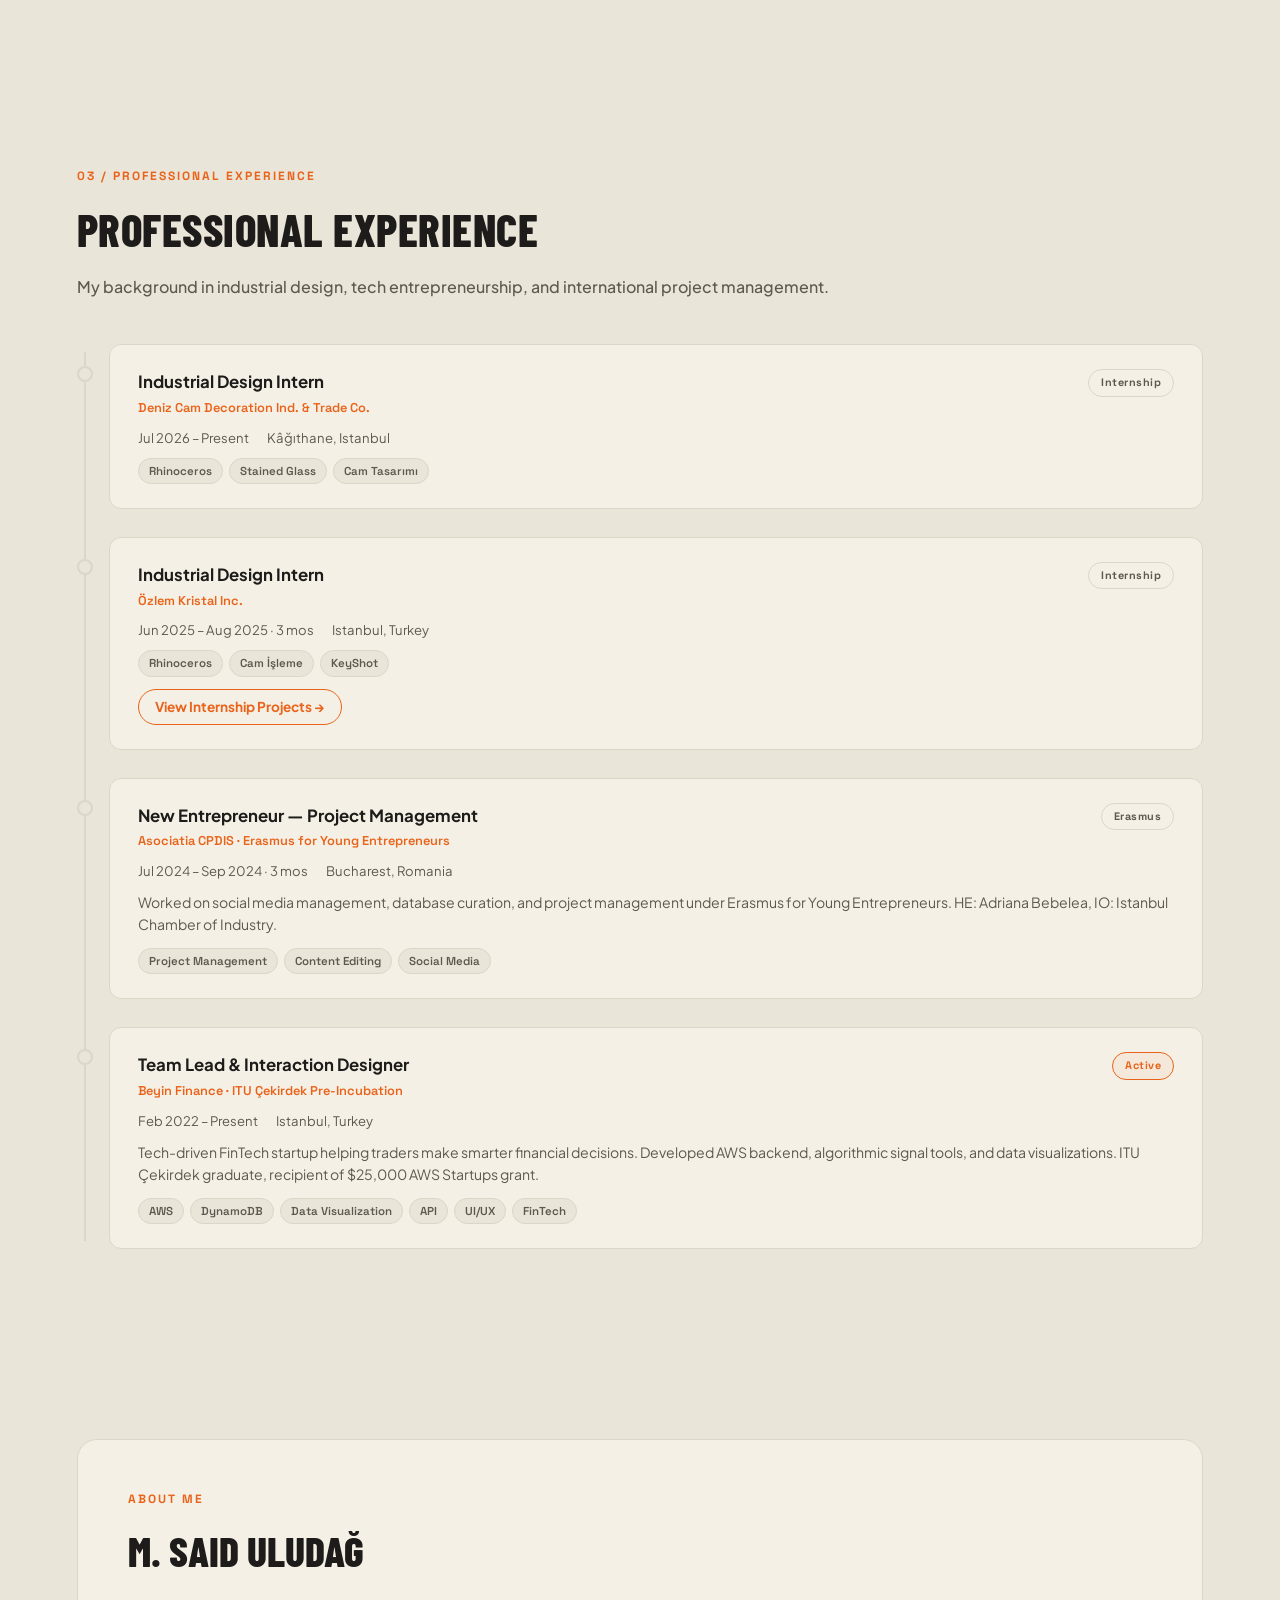
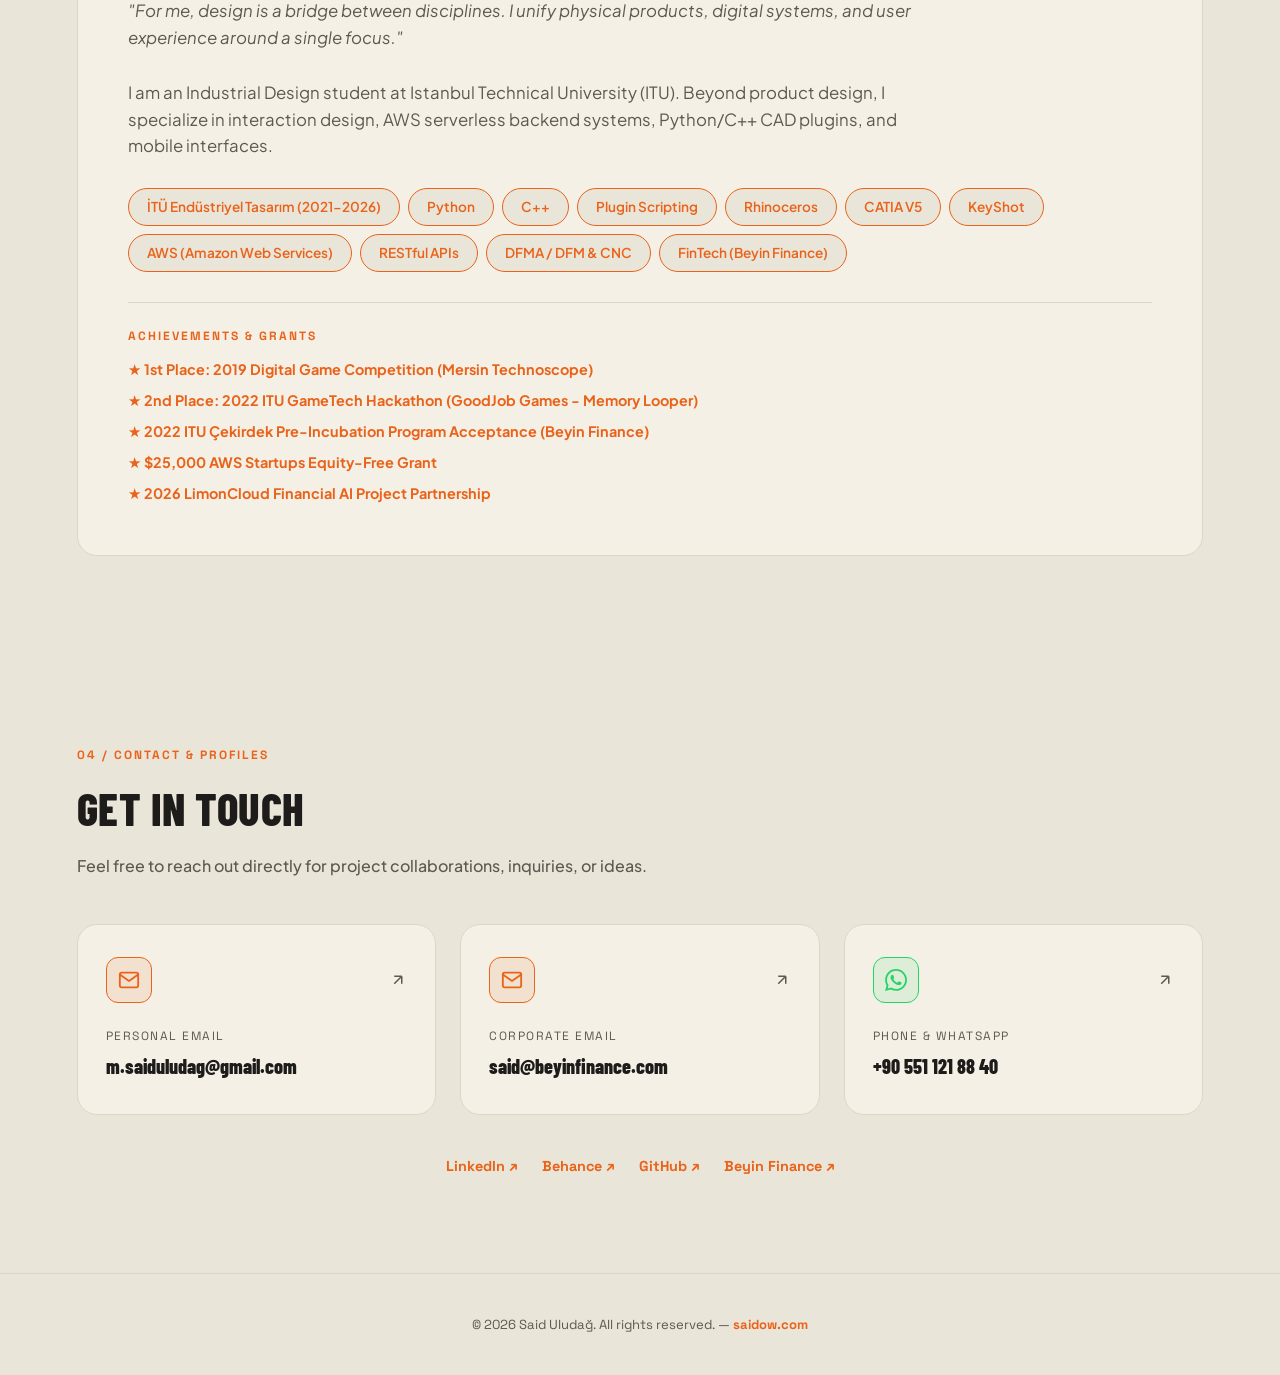
<file: project.html>
<!DOCTYPE html>
<html lang="tr">
<head>
  <meta charset="UTF-8">
  <meta name="viewport" content="width=device-width, initial-scale=1.0">
  <title>Proje | Said Uludağ</title>
  <meta name="description" content="Said Uludağ - Endüstriyel tasarım ve yazılım proje detayları.">
  <meta name="author" content="Said Uludağ">

  <!-- Google Fonts -->
  <link rel="preconnect" href="https://fonts.googleapis.com">
  <link rel="preconnect" href="https://fonts.gstatic.com" crossorigin>
  <link href="https://fonts.googleapis.com/css2?family=Barlow+Condensed:wght@700;800&family=Plus+Jakarta+Sans:wght@400;500;600;700;800&family=Space+Grotesk:wght@500;700&display=swap" rel="stylesheet">

  <!-- CSS -->
  <link rel="stylesheet" href="style.css?v=20.0">
</head>
<body>
  <div class="bg-grid"></div>

  <!-- Header / Navigation -->
  <header class="navbar">
    <a href="index.html" class="brand-logo">
      <span class="brand-name">SAİD ULUDAĞ</span>
    </a>
    <div class="nav-right">
      <nav class="nav-links">
        <a href="index.html#hub" class="nav-link" data-i18n="nav_explore">Keşfet</a>
        <a href="index.html#design" class="nav-link" data-i18n="nav_design">Design</a>
        <a href="index.html#code" class="nav-link" data-i18n="nav_code">Code</a>
        <a href="index.html#about" class="nav-link" data-i18n="nav_about">Hakkımda</a>
        <a href="index.html#contact" class="nav-link btn-contact" data-i18n="nav_contact">İletişim</a>
      </nav>
      <div class="lang-switch">
        <button id="lang-tr" class="lang-btn active" aria-label="Türkçe">TR</button>
        <span class="lang-divider">/</span>
        <button id="lang-en" class="lang-btn" aria-label="English">EN</button>
      </div>
    </div>
  </header>

  <!-- Project Detail -->
  <main id="project-page" class="section-container project-container">
    <a id="back-link" href="index.html#design" class="project-back">← Tüm Projeler</a>

    <div class="project-header">
      <span id="project-category" class="section-tag"></span>
      <h1 id="project-title" class="section-title"></h1>
      <p id="project-meta" class="project-meta"></p>
      <p id="project-desc" class="project-desc"></p>
      <div id="project-actions"></div>
    </div>

    <div id="project-gallery" class="project-gallery"></div>

    <div class="project-nav">
      <a id="prev-project" class="project-nav-link" href="#"></a>
      <a id="next-project" class="project-nav-link next" href="#"></a>
    </div>
  </main>

  <!-- Footer -->
  <footer class="footer">
    <p>© 2026 Said Uludağ. Tüm hakları saklıdır. — <a href="https://saidow.com">saidow.com</a></p>
  </footer>

  <script src="i18n.js?v=2.0"></script>
  <script src="projects.js?v=1.0"></script>
  <script>
    (function () {
      const params = new URLSearchParams(window.location.search);
      const id = params.get('id');
      const p = PROJECTS[id];

      if (!p) {
        window.location.replace('index.html');
        return;
      }

      document.title = p.title + ' | Said Uludağ';
      document.getElementById('project-category').textContent = p.section + ' — ' + p.category;
      document.getElementById('project-title').textContent = p.title;
      document.getElementById('project-meta').textContent = p.meta;
      document.getElementById('project-desc').textContent = p.desc;

      const isDesign = p.section === 'Industrial Design';
      const backLink = document.getElementById('back-link');
      backLink.href = 'index.html#' + (isDesign ? 'design' : 'code');

      // Calculate Prev / Next IDs for navigation
      const idx = PROJECT_ORDER.indexOf(id);
      const prev = PROJECT_ORDER[(idx - 1 + PROJECT_ORDER.length) % PROJECT_ORDER.length];
      const next = PROJECT_ORDER[(idx + 1) % PROJECT_ORDER.length];

      window.updateProjectDetailI18n = function (lang) {
        const t = TRANSLATIONS[lang] || TRANSLATIONS.tr;
        backLink.textContent = t.project_back;

        // Content variables
        const title = (lang === 'en' && p.title_en) ? p.title_en : p.title;
        const section = (lang === 'en' && p.section_en) ? p.section_en : p.section;
        const category = (lang === 'en' && p.category_en) ? p.category_en : p.category;
        const meta = (lang === 'en' && p.meta_en) ? p.meta_en : p.meta;
        const desc = (lang === 'en' && p.desc_en) ? p.desc_en : p.desc;

        // Header metadata
        document.title = title + ' | Said Uludağ';
        document.getElementById('project-category').textContent = section + ' — ' + category;
        document.getElementById('project-title').textContent = title;
        document.getElementById('project-meta').textContent = meta;
        document.getElementById('project-desc').textContent = desc;

        const externalBtn = document.querySelector('.project-external');
        if (externalBtn) {
          externalBtn.textContent = t.project_external;
        }

        // Nav translations
        document.querySelectorAll('[data-i18n]').forEach(el => {
          const key = el.dataset.i18n;
          if (t[key]) el.textContent = t[key];
        });

        // Prev/Next titles
        if (typeof prev !== 'undefined' && typeof next !== 'undefined') {
          const prevTitle = (lang === 'en' && PROJECTS[prev].title_en) ? PROJECTS[prev].title_en : PROJECTS[prev].title;
          const nextTitle = (lang === 'en' && PROJECTS[next].title_en) ? PROJECTS[next].title_en : PROJECTS[next].title;
          const prevEl = document.getElementById('prev-project');
          const nextEl = document.getElementById('next-project');
          if (prevEl) prevEl.textContent = '← ' + prevTitle;
          if (nextEl) nextEl.textContent = nextTitle + ' →';
        }
      };

      if (p.link) {
        const a = document.createElement('a');
        a.href = p.link;
        a.target = '_blank';
        a.rel = 'noopener noreferrer';
        a.className = 'project-external';
        a.textContent = (typeof TRANSLATIONS !== 'undefined' && localStorage.getItem('saidow_lang') === 'en') ? TRANSLATIONS.en.project_external : 'Projeyi Ziyaret Et ↗';
        document.getElementById('project-actions').appendChild(a);
      }

      // Gallery: hero + detail images
      const gallery = document.getElementById('project-gallery');
      const files = ['hero'];
      for (let i = 1; i <= p.images; i++) files.push(String(i).padStart(2, '0'));
      files.forEach(function (f) {
        const img = document.createElement('img');
        img.src = 'assets/img/' + id + '/' + f + '.jpg';
        img.alt = p.title;
        img.loading = 'lazy';
        img.className = 'reveal';
        img.onerror = function () { img.remove(); };
        gallery.appendChild(img);
      });

      // Prev / Next navigation links
      const prevEl = document.getElementById('prev-project');
      const nextEl = document.getElementById('next-project');
      if (prevEl) prevEl.href = 'project.html?id=' + prev;
      if (nextEl) nextEl.href = 'project.html?id=' + next;
      // Initialize language selector on project.html
      let currentLang = localStorage.getItem('saidow_lang');
      if (!currentLang) {
        const timeZone = (Intl.DateTimeFormat().resolvedOptions().timeZone || '');
        const userLangs = navigator.languages || [navigator.language || ''];
        currentLang = (userLangs.some(l => l.toLowerCase().includes('tr')) || timeZone.includes('Istanbul')) ? 'tr' : 'en';
      }

      function setProjectLang(lang) {
        localStorage.setItem('saidow_lang', lang);
        document.documentElement.lang = lang;
        const btnTr = document.getElementById('lang-tr');
        const btnEn = document.getElementById('lang-en');
        if (btnTr && btnEn) {
          btnTr.classList.toggle('active', lang === 'tr');
          btnEn.classList.toggle('active', lang === 'en');
        }
        updateProjectDetailI18n(lang);
      }

      const btnTr = document.getElementById('lang-tr');
      const btnEn = document.getElementById('lang-en');
      if (btnTr) btnTr.addEventListener('click', () => setProjectLang('tr'));
      if (btnEn) btnEn.addEventListener('click', () => setProjectLang('en'));

      setProjectLang(currentLang);
    })();
  </script>
  <script src="main.js?v=14.0"></script>
</body>
</html>
</file>
<file: style.css>
/* ==========================================
   SAIDOW.COM - REF3 THEME (OATMILK LATTE & ATOMIC ORANGE)
   ========================================== */

:root {
  /* Brand Color Tokens (Ref3 Palette) */
  --color-oatmilk-bg: #EAE5D9;       /* Oatmilk Latte Warm Sand Background */
  --color-oatmilk-card: #F4F0E6;     /* Card Background */
  --color-oatmilk-card-hover: #FFFFFF;/* Card Hover Background */
  --color-atomic-orange: #E9631A;    /* Atomic Orange Accent */
  
  --color-text-main: #1D1C1A;        /* Dark Charcoal Main Text */
  --color-text-sub: #5E5950;         /* Subtitle / Muted Text */

  --border-color: #DCD6C8;
  --border-orange: #E9631A;

  --font-condensed: 'Barlow Condensed', sans-serif;
  --font-main: 'Plus Jakarta Sans', sans-serif;
  --font-mono: 'Space Grotesk', monospace;
  
  --radius-lg: 20px;
  --radius-md: 12px;
  --transition-smooth: all 0.3s cubic-bezier(0.16, 1, 0.3, 1);
}

* {
  margin: 0;
  padding: 0;
  box-sizing: border-box;
}

html {
  scroll-behavior: smooth;
  font-family: var(--font-main);
  background-color: var(--color-oatmilk-bg);
  color: var(--color-text-main);
}

body {
  overflow-x: hidden;
  line-height: 1.6;
  position: relative;
  min-height: 100vh;
  -webkit-font-smoothing: antialiased;
  background-color: var(--color-oatmilk-bg);
}

/* Grid Pattern (Subtle Warm Lines) */
.bg-grid {
  position: fixed;
  top: 0;
  left: 0;
  width: 100%;
  height: 100%;
  background-image: linear-gradient(to right, rgba(233, 99, 26, 0.03) 1px, transparent 1px),
                    linear-gradient(to bottom, rgba(233, 99, 26, 0.03) 1px, transparent 1px);
  background-size: 75px 75px;
  z-index: -1;
  pointer-events: none;
}

/* Navigation */
.navbar {
  position: fixed;
  top: 0;
  left: 0;
  width: 100%;
  padding: 1.25rem calc((100% - 1300px) / 2 + 6%);
  display: flex;
  justify-content: space-between;
  align-items: center;
  backdrop-filter: blur(14px);
  -webkit-backdrop-filter: blur(14px);
  background: rgba(234, 229, 217, 0.88);
  border-bottom: 1px solid var(--border-color);
  z-index: 100;
  transition: padding 0.35s cubic-bezier(0.16, 1, 0.3, 1), box-shadow 0.35s ease;
}

@media (max-width: 1400px) {
  .navbar { padding: 1.25rem 6%; }
}

.navbar--scrolled {
  padding: 0.7rem calc((100% - 1300px) / 2 + 6%);
  box-shadow: 0 8px 30px -12px rgba(29, 28, 26, 0.18);
}

@media (max-width: 1400px) {
  .navbar--scrolled { padding: 0.7rem 6%; }
}

/* Scroll progress bar */
.scroll-progress {
  position: fixed;
  top: 0;
  left: 0;
  width: 100%;
  height: 3px;
  background: var(--color-atomic-orange);
  transform: scaleX(0);
  transform-origin: left;
  z-index: 200;
  pointer-events: none;
}

.brand-logo {
  display: flex;
  align-items: center;
  gap: 10px;
  text-decoration: none;
}

.brand-name {
  font-family: var(--font-condensed);
  font-size: 1.8rem;
  font-weight: 800;
  letter-spacing: 2px;
  color: var(--color-text-main);
}

.brand-badge {
  font-size: 0.65rem;
  font-family: var(--font-mono);
  background: var(--color-atomic-orange);
  color: #FFFFFF;
  font-weight: 700;
  padding: 4px 10px;
  border-radius: 20px;
  letter-spacing: 1px;
}

.nav-right {
  display: flex;
  align-items: center;
  gap: 1.8rem;
}

.nav-links {
  display: flex;
  gap: 1.5rem;
  align-items: center;
}

.nav-link {
  color: var(--color-text-sub);
  text-decoration: none;
  font-weight: 600;
  font-size: 0.95rem;
  letter-spacing: 0.3px;
  transition: var(--transition-smooth);
  white-space: nowrap;
}

.nav-link:hover, .nav-link.active {
  color: var(--color-atomic-orange);
}

.btn-contact {
  border: 1.5px solid var(--color-atomic-orange);
  color: var(--color-atomic-orange);
  padding: 7px 20px;
  border-radius: 30px;
  font-weight: 700;
}

.btn-contact:hover {
  background: var(--color-atomic-orange);
  color: #FFFFFF;
}

/* Language Switcher */
.lang-switch {
  display: flex;
  align-items: center;
  gap: 2px;
}

.lang-btn {
  background: none;
  border: none;
  font-family: var(--font-mono);
  font-size: 0.78rem;
  font-weight: 700;
  color: var(--color-text-sub);
  cursor: pointer;
  padding: 4px 8px;
  border-radius: 6px;
  transition: var(--transition-smooth);
  opacity: 0.5;
}

.lang-btn:hover {
  opacity: 0.8;
  color: var(--color-atomic-orange);
}

.lang-btn.active {
  color: var(--color-atomic-orange);
  opacity: 1;
}

.lang-divider {
  font-size: 0.7rem;
  color: var(--border-color);
  user-select: none;
  opacity: 0.6;
}

/* Hero Section */
.hero-section {
  padding: 160px 6% 70px;
  min-height: 85vh;
  display: flex;
  flex-direction: column;
  justify-content: center;
  max-width: 1300px;
  margin: 0 auto;
}

.hero-header {
  max-width: 800px;
  margin-bottom: 50px;
}

.hero-title {
  font-family: var(--font-condensed);
  font-size: clamp(3.2rem, 6.5vw, 5rem);
  font-weight: 800;
  text-transform: uppercase;
  letter-spacing: 1px;
  margin-bottom: 16px;
  color: var(--color-text-main);
  line-height: 1.05;
}

.hero-subtitle {
  font-size: 1.15rem;
  color: var(--color-text-sub);
  font-weight: 500;
  line-height: 1.6;
}

/* Hero load-in animation */
@keyframes heroRise {
  from { opacity: 0; transform: translateY(40px); }
  to   { opacity: 1; transform: translateY(0); }
}

.hero-title {
  animation: heroRise 0.9s cubic-bezier(0.16, 1, 0.3, 1) both;
}

.hero-subtitle {
  animation: heroRise 0.9s cubic-bezier(0.16, 1, 0.3, 1) 0.15s both;
}

.hero-stats {
  display: flex;
  flex-wrap: wrap;
  gap: 0;
  margin-top: 34px;
  animation: heroRise 0.9s cubic-bezier(0.16, 1, 0.3, 1) 0.3s both;
}

.hero-stat {
  display: flex;
  flex-direction: column;
  padding: 0 32px;
  border-left: 1.5px solid var(--border-color);
}

.hero-stat:first-child {
  padding-left: 0;
  border-left: none;
}

.hero-stat-value {
  font-family: var(--font-condensed);
  font-size: 2.2rem;
  font-weight: 800;
  color: var(--color-atomic-orange);
  line-height: 1.1;
}

.hero-stat-label {
  font-family: var(--font-mono);
  font-size: 0.72rem;
  letter-spacing: 1px;
  text-transform: uppercase;
  color: var(--color-text-sub);
}

.hub-container {
  animation: heroRise 0.9s cubic-bezier(0.16, 1, 0.3, 1) 0.45s both;
}

@media (max-width: 900px) {
  .hero-section {
    padding: 130px 6% 50px;
    min-height: auto;
  }

  .hero-title {
    font-size: clamp(2.4rem, 8vw, 3.5rem);
  }

  .hero-subtitle {
    font-size: 1rem;
  }

  .section-title {
    font-size: clamp(1.8rem, 5vw, 2.4rem);
  }

  .hub-container {
    grid-template-columns: 1fr;
  }

  .hub-card {
    min-height: 280px;
    padding: 28px 24px;
  }

  .card-title {
    font-size: 2.2rem;
  }
}

@media (max-width: 768px) {
  .navbar {
    padding: 0.8rem 4% !important;
  }
  .nav-right {
    gap: 0.8rem;
  }
  .nav-links {
    gap: 0.6rem;
  }
  .brand-name {
    font-size: 1.3rem;
    letter-spacing: 1px;
  }
  .nav-link {
    font-size: 0.8rem;
  }
  .btn-contact {
    padding: 4px 10px;
    font-size: 0.78rem;
  }
  .lang-switch {
    padding: 2px 6px;
  }
  .lang-btn {
    font-size: 0.72rem;
    padding: 1px 3px;
  }
}

@media (max-width: 480px) {
  .navbar {
    padding: 0.7rem 3% !important;
  }
  .brand-name {
    font-size: 1.1rem;
  }
  .nav-links {
    gap: 0.4rem;
  }
  .nav-link {
    font-size: 0.75rem;
  }
  .btn-contact {
    padding: 3px 8px;
    font-size: 0.72rem;
  }
}

@media (max-width: 640px) {
  .hero-section {
    padding: 110px 5% 40px;
  }

  .section-container {
    padding: 60px 5%;
  }

  .hero-stat { padding: 0 14px; }

  .hero-stat-value {
    font-size: 1.7rem;
  }

  .hero-stat-label {
    font-size: 0.65rem;
  }

  .card-tags li {
    font-size: 0.68rem;
    padding: 4px 10px;
  }

  .portfolio-grid {
    grid-template-columns: 1fr;
    gap: 16px;
  }

  .filter-bar {
    gap: 6px;
  }

  .filter-bar [data-filter] {
    font-size: 0.78rem;
    padding: 6px 14px;
  }

  .section-title {
    font-size: 1.6rem;
  }

  .section-desc {
    font-size: 0.9rem;
  }
}

/* Triple Hub Container (Ref3 Notched Cards) */
.hub-container {
  display: grid;
  grid-template-columns: repeat(auto-fit, minmax(300px, 1fr));
  gap: 24px;
}

.hub-card {
  position: relative;
  border-radius: var(--radius-lg);
  background: var(--color-oatmilk-card);
  border: 1.5px solid var(--border-color);
  padding: 38px 32px;
  text-decoration: none;
  transition: var(--transition-smooth);
  display: flex;
  flex-direction: column;
  justify-content: space-between;
  min-height: 380px;
}

/* Ref3 Notched Badge in top right corner */
.hub-card::after {
  content: "↗";
  position: absolute;
  top: 18px;
  right: 18px;
  width: 36px;
  height: 36px;
  border-radius: 10px;
  border: 1.5px solid var(--border-color);
  background: var(--color-oatmilk-bg);
  color: var(--color-atomic-orange);
  font-size: 1.2rem;
  font-weight: 800;
  display: flex;
  align-items: center;
  justify-content: center;
  transition: var(--transition-smooth);
}

.hub-card:hover {
  transform: translateY(-6px);
  border-color: var(--color-atomic-orange);
  background: var(--color-oatmilk-card-hover);
  box-shadow: 0 16px 36px -10px rgba(233, 99, 26, 0.18);
}

.hub-card:hover::after {
  background: var(--color-atomic-orange);
  border-color: var(--color-atomic-orange);
  color: #FFFFFF;
  transform: translate(2px, -2px);
}

/* Ref3 High-Contrast Second Card Highlight */
.hub-card:nth-child(2) {
  background: var(--color-atomic-orange);
  border-color: var(--color-atomic-orange);
}

.hub-card:nth-child(2) .card-badge {
  color: #FFFFFF;
  opacity: 0.9;
}

.hub-card:nth-child(2) .card-title {
  color: #FFFFFF;
}

.hub-card:nth-child(2) .card-desc {
  color: rgba(255, 255, 255, 0.9);
}

.hub-card:nth-child(2) .card-tags li {
  border-color: rgba(255, 255, 255, 0.4);
  color: #FFFFFF;
  background: rgba(255, 255, 255, 0.12);
}

.hub-card:nth-child(2) .card-cta {
  color: #FFFFFF;
}

.hub-card:nth-child(2)::after {
  background: #FFFFFF;
  color: var(--color-atomic-orange);
  border-color: #FFFFFF;
}

.card-badge {
  font-family: var(--font-mono);
  font-size: 0.72rem;
  letter-spacing: 2px;
  color: var(--color-atomic-orange);
  font-weight: 700;
  margin-bottom: 16px;
}

.card-title {
  font-family: var(--font-condensed);
  font-size: 2.8rem;
  font-weight: 800;
  text-transform: uppercase;
  letter-spacing: 0.5px;
  color: var(--color-text-main);
  margin-bottom: 12px;
  line-height: 1;
}

.card-desc {
  color: var(--color-text-sub);
  font-size: 0.95rem;
  font-weight: 400;
  margin-bottom: 25px;
}

.card-tags {
  list-style: none;
  display: flex;
  flex-wrap: wrap;
  gap: 8px;
  margin-bottom: 25px;
}

/* Ref3 Pill Badge Style */
.card-tags li {
  font-size: 0.75rem;
  font-family: var(--font-main);
  font-weight: 600;
  border: 1.5px solid var(--color-atomic-orange);
  padding: 5px 14px;
  border-radius: 30px;
  color: var(--color-atomic-orange);
}

.card-cta {
  display: flex;
  align-items: center;
  gap: 8px;
  font-weight: 700;
  font-size: 0.92rem;
  color: var(--color-atomic-orange);
  transition: var(--transition-smooth);
}

.card-cta svg {
  display: none; /* Icon is in top-right notched badge */
}

/* Sections */
.section-container {
  padding: 95px 6%;
  max-width: 1300px;
  margin: 0 auto;
}

.section-header {
  margin-bottom: 45px;
}

.section-tag {
  font-family: var(--font-mono);
  font-size: 0.75rem;
  letter-spacing: 2px;
  color: var(--color-atomic-orange);
  font-weight: 700;
  text-transform: uppercase;
  margin-bottom: 8px;
  display: block;
}

.section-title {
  font-family: var(--font-condensed);
  font-size: 2.8rem;
  font-weight: 800;
  text-transform: uppercase;
  letter-spacing: 0.5px;
  margin-bottom: 8px;
  color: var(--color-text-main);
}

.section-desc {
  color: var(--color-text-sub);
  font-weight: 500;
}

/* Scroll reveal */
.reveal {
  opacity: 0;
  transform: translateY(28px);
  transition: opacity 0.7s cubic-bezier(0.16, 1, 0.3, 1),
              transform 0.7s cubic-bezier(0.16, 1, 0.3, 1);
}

.reveal.in-view {
  opacity: 1;
  transform: translateY(0);
}

/* Filter bar */
.filter-bar {
  display: flex;
  flex-wrap: wrap;
  gap: 10px;
  margin-bottom: 32px;
}

.filter-bar [data-filter] {
  font-family: var(--font-main);
  font-size: 0.85rem;
  font-weight: 700;
  border: 1.5px solid var(--border-color);
  background: var(--color-oatmilk-card);
  color: var(--color-text-sub);
  padding: 8px 22px;
  border-radius: 30px;
  cursor: pointer;
  transition: var(--transition-smooth);
}

.filter-bar [data-filter]:hover {
  border-color: var(--color-atomic-orange);
  color: var(--color-atomic-orange);
}

.filter-bar [data-filter].active {
  background: var(--color-atomic-orange);
  border-color: var(--color-atomic-orange);
  color: #FFFFFF;
}

/* Filtering states */
.portfolio-item.is-filtering {
  opacity: 0;
  transform: scale(0.92);
}

.portfolio-item.is-hidden {
  display: none;
}

/* Portfolio Grid */
.portfolio-grid {
  display: grid;
  grid-template-columns: repeat(auto-fill, minmax(360px, 1fr));
  gap: 24px;
}

@media (max-width: 500px) {
  .portfolio-grid {
    grid-template-columns: 1fr;
  }
}

.portfolio-item {
  background: var(--color-oatmilk-card);
  border: 1.5px solid var(--border-color);
  border-radius: var(--radius-lg);
  overflow: hidden;
  transition: var(--transition-smooth);
  display: block;
  text-decoration: none;
  color: inherit;
}

.portfolio-item:hover {
  transform: translateY(-4px);
  border-color: var(--color-atomic-orange);
  box-shadow: 0 16px 32px -10px rgba(233, 99, 26, 0.15);
}

.item-media {
  position: relative;
  width: 100%;
  height: 230px;
  overflow: hidden;
  background: #DFD9CC;
  border-bottom: 1.5px solid var(--border-color);
}

/* Hover overlay + "İncele" rozeti */
.item-media::after {
  content: "";
  position: absolute;
  inset: 0;
  background: linear-gradient(to top, rgba(29, 28, 26, 0.55), transparent 55%);
  opacity: 0;
  transition: var(--transition-smooth);
  pointer-events: none;
  z-index: 1;
}

.item-media::before {
  content: "İncele →";
  position: absolute;
  left: 16px;
  bottom: 14px;
  z-index: 2;
  background: var(--color-atomic-orange);
  color: #FFFFFF;
  font-family: var(--font-mono);
  font-size: 0.78rem;
  font-weight: 700;
  padding: 6px 16px;
  border-radius: 20px;
  opacity: 0;
  transform: translateY(10px);
  transition: var(--transition-smooth);
  pointer-events: none;
}

.portfolio-item:hover .item-media::after {
  opacity: 1;
}

.portfolio-item:hover .item-media::before {
  opacity: 1;
  transform: translateY(0);
}

.portfolio-item:hover .item-title {
  color: var(--color-atomic-orange);
}

.item-media img {
  width: 100%;
  height: 100%;
  object-fit: cover;
  display: block;
  transition: var(--transition-smooth);
}

.portfolio-item:hover .item-media img {
  transform: scale(1.04);
}

.placeholder-art {
  width: 100%;
  height: 100%;
  display: flex;
  flex-direction: column;
  align-items: center;
  justify-content: center;
  gap: 10px;
  color: var(--color-text-sub);
  font-family: var(--font-mono);
  font-size: 0.85rem;
  background: #E3DDCF;
}

.placeholder-icon {
  width: 36px;
  height: 36px;
  color: var(--color-atomic-orange);
}

.item-info {
  padding: 24px;
}

.item-category {
  font-size: 0.72rem;
  font-family: var(--font-mono);
  color: var(--color-atomic-orange);
  font-weight: 700;
  text-transform: uppercase;
  letter-spacing: 1px;
}

.item-title {
  font-family: var(--font-condensed);
  font-size: 1.6rem;
  font-weight: 800;
  text-transform: uppercase;
  margin: 4px 0 8px;
  color: var(--color-text-main);
  transition: color 0.3s ease;
}

.item-desc {
  font-size: 0.92rem;
  color: var(--color-text-sub);
  font-weight: 400;
}

/* About & Skills */
.about-card {
  background: var(--color-oatmilk-card);
  border: 1.5px solid var(--border-color);
  border-radius: var(--radius-lg);
  padding: 50px;
}

.about-text h2 {
  font-family: var(--font-condensed);
  font-size: 2.6rem;
  font-weight: 800;
  text-transform: uppercase;
  color: var(--color-text-main);
  margin: 8px 0 14px;
}

.about-text p {
  color: var(--color-text-sub);
  font-size: 1.05rem;
  font-weight: 400;
  margin-bottom: 28px;
  max-width: 800px;
}

.skills-list {
  display: flex;
  flex-wrap: wrap;
  gap: 8px;
}

.skill-pill {
  background: var(--color-oatmilk-bg);
  border: 1.5px solid var(--color-atomic-orange);
  padding: 7px 18px;
  border-radius: 30px;
  font-size: 0.85rem;
  font-family: var(--font-main);
  font-weight: 600;
  color: var(--color-atomic-orange);
  transition: var(--transition-smooth);
}

.skill-pill:hover {
  background: var(--color-atomic-orange);
  color: #FFFFFF;
}

/* Ref3 Minimal Contact Grid */
.contact-grid {
  display: grid;
  grid-template-columns: repeat(auto-fit, minmax(300px, 1fr));
  gap: 24px;
}

.contact-card {
  background: var(--color-oatmilk-card);
  border: 1.5px solid var(--border-color);
  border-radius: var(--radius-lg);
  padding: 32px 28px;
  text-decoration: none;
  display: flex;
  flex-direction: column;
  justify-content: space-between;
  min-height: 180px;
  transition: var(--transition-smooth);
}

.contact-card:hover {
  transform: translateY(-5px);
  border-color: var(--color-atomic-orange);
  background: var(--color-oatmilk-card-hover);
  box-shadow: 0 16px 32px -10px rgba(233, 99, 26, 0.18);
}

.contact-card-header {
  display: flex;
  justify-content: space-between;
  align-items: center;
  margin-bottom: 24px;
}

.contact-icon {
  width: 46px;
  height: 46px;
  border-radius: 12px;
  background: rgba(233, 99, 26, 0.1);
  border: 1.5px solid var(--color-atomic-orange);
  display: flex;
  align-items: center;
  justify-content: center;
  color: var(--color-atomic-orange);
  transition: var(--transition-smooth);
}

.contact-card:hover .contact-icon {
  background: var(--color-atomic-orange);
  color: #FFFFFF;
}

.contact-icon svg {
  width: 22px;
  height: 22px;
}

.contact-arrow {
  color: var(--color-text-sub);
  transition: var(--transition-smooth);
}

.contact-card:hover .contact-arrow {
  color: var(--color-atomic-orange);
  transform: translate(3px, -3px);
}

.whatsapp-icon {
  background: rgba(37, 211, 102, 0.1);
  border-color: #25D366;
  color: #25D366;
}

.whatsapp-card:hover {
  border-color: #25D366;
  box-shadow: 0 16px 32px -10px rgba(37, 211, 102, 0.2);
}

.whatsapp-card:hover .whatsapp-icon {
  background: #25D366;
  color: #FFFFFF;
}

.whatsapp-card:hover .contact-arrow {
  color: #25D366;
}

.contact-card-body {
  display: flex;
  flex-direction: column;
}

.contact-label {
  font-size: 0.75rem;
  font-family: var(--font-mono);
  color: var(--color-text-sub);
  text-transform: uppercase;
  letter-spacing: 1.5px;
  margin-bottom: 4px;
}

.contact-value {
  font-family: var(--font-condensed);
  font-size: 1.25rem;
  font-weight: 800;
  color: var(--color-text-main);
  word-break: break-all;
}

/* ==========================================
   PROJECT DETAIL PAGE (project.html)
   ========================================== */
.project-container {
  padding-top: 140px;
  max-width: 1100px;
}

.project-back {
  display: inline-block;
  font-family: var(--font-mono);
  font-size: 0.85rem;
  font-weight: 700;
  color: var(--color-atomic-orange);
  text-decoration: none;
  margin-bottom: 28px;
  transition: var(--transition-smooth);
}

.project-back:hover {
  transform: translateX(-4px);
}

.project-back {
  animation: heroRise 0.7s cubic-bezier(0.16, 1, 0.3, 1) backwards;
}

.project-header {
  margin-bottom: 40px;
  animation: heroRise 0.8s cubic-bezier(0.16, 1, 0.3, 1) 0.1s both;
}

.project-meta {
  font-family: var(--font-mono);
  font-size: 0.85rem;
  color: var(--color-text-sub);
  letter-spacing: 0.5px;
  margin: 4px 0 16px;
}

.project-desc {
  color: var(--color-text-sub);
  font-size: 1.05rem;
  font-weight: 400;
  max-width: 820px;
  line-height: 1.7;
}

.project-external {
  display: inline-block;
  margin-top: 20px;
  border: 1.5px solid var(--color-atomic-orange);
  color: var(--color-atomic-orange);
  padding: 9px 24px;
  border-radius: 30px;
  font-weight: 700;
  font-size: 0.92rem;
  text-decoration: none;
  transition: var(--transition-smooth);
}

.project-external:hover {
  background: var(--color-atomic-orange);
  color: #FFFFFF;
}

.project-gallery {
  display: grid;
  grid-template-columns: repeat(auto-fill, minmax(280px, 1fr));
  gap: 16px;
  align-items: start;
}

.project-gallery img {
  width: 100%;
  height: auto;
  max-height: 480px;
  object-fit: contain;
  display: block;
  border: 1.5px solid var(--border-color);
  border-radius: var(--radius-lg);
  background: #FFFFFF;
}

.project-nav {
  display: flex;
  justify-content: space-between;
  gap: 16px;
  margin-top: 50px;
  padding-top: 30px;
  border-top: 1.5px solid var(--border-color);
}

.project-nav-link {
  font-family: var(--font-condensed);
  font-size: 1.2rem;
  font-weight: 800;
  text-transform: uppercase;
  color: var(--color-text-main);
  text-decoration: none;
  transition: var(--transition-smooth);
}

.project-nav-link.next {
  text-align: right;
}

.project-nav-link:hover {
  color: var(--color-atomic-orange);
}

.project-nav-link {
  transition: color 0.3s ease, transform 0.3s cubic-bezier(0.16, 1, 0.3, 1);
}

.project-nav-link:hover {
  transform: translateX(-5px);
}

.project-nav-link.next:hover {
  transform: translateX(5px);
}

/* Galeri görselleri tıklanabilir */
.project-gallery img {
  cursor: zoom-in;
}

/* ==========================================
   LIGHTBOX
   ========================================== */
.lightbox {
  position: fixed;
  inset: 0;
  background: rgba(29, 28, 26, 0.92);
  backdrop-filter: blur(8px);
  -webkit-backdrop-filter: blur(8px);
  display: flex;
  align-items: center;
  justify-content: center;
  z-index: 500;
  opacity: 0;
  visibility: hidden;
  transition: opacity 0.35s ease, visibility 0.35s ease;
}

.lightbox.open {
  opacity: 1;
  visibility: visible;
}

.lightbox-img {
  max-width: 88vw;
  max-height: 86vh;
  border-radius: var(--radius-md);
  transform: scale(0.94);
  transition: transform 0.35s cubic-bezier(0.16, 1, 0.3, 1);
}

.lightbox.open .lightbox-img {
  transform: scale(1);
}

.lightbox-close,
.lightbox-arrow {
  position: absolute;
  background: rgba(255, 255, 255, 0.1);
  border: 1.5px solid rgba(255, 255, 255, 0.3);
  color: #FFFFFF;
  width: 46px;
  height: 46px;
  border-radius: 50%;
  font-size: 1.1rem;
  cursor: pointer;
  display: flex;
  align-items: center;
  justify-content: center;
  transition: var(--transition-smooth);
  z-index: 2;
}

.lightbox-close:hover,
.lightbox-arrow:hover {
  background: var(--color-atomic-orange);
  border-color: var(--color-atomic-orange);
}

.lightbox-close { top: 24px; right: 24px; }
.lightbox-arrow.prev { left: 24px; top: 50%; transform: translateY(-50%); }
.lightbox-arrow.next { right: 24px; top: 50%; transform: translateY(-50%); }

.lightbox-counter {
  position: absolute;
  bottom: 24px;
  left: 50%;
  transform: translateX(-50%);
  font-family: var(--font-mono);
  font-size: 0.85rem;
  color: rgba(255, 255, 255, 0.8);
  letter-spacing: 2px;
}

/* ==========================================
   CUSTOM CURSOR
   ========================================== */
.cursor-dot,
.cursor-ring {
  position: fixed;
  top: 0;
  left: 0;
  pointer-events: none;
  border-radius: 50%;
  z-index: 999;
  transition: opacity 0.3s ease;
}

.cursor-dot {
  width: 8px;
  height: 8px;
  margin: -4px 0 0 -4px;
  background: var(--color-atomic-orange);
}

.cursor-ring {
  width: 36px;
  height: 36px;
  margin: -18px 0 0 -18px;
  border: 1.5px solid var(--color-atomic-orange);
  opacity: 0.6;
  transition: width 0.3s ease, height 0.3s ease, margin 0.3s ease,
              background 0.3s ease, opacity 0.3s ease;
}

.cursor-ring--hover {
  width: 56px;
  height: 56px;
  margin: -28px 0 0 -28px;
  opacity: 1;
  background: rgba(233, 99, 26, 0.08);
}

@media (hover: none) {
  .cursor-dot, .cursor-ring { display: none; }
}

/* Magnetik elementler: transform JS'ten geldiği için yumuşak dönüş */
.btn-contact,
.contact-icon,
.project-external,
.filter-bar [data-filter] {
  transition-property: all;
  will-change: transform;
}

/* ==========================================
   REDUCED MOTION
   ========================================== */
@media (prefers-reduced-motion: reduce) {
  *, *::before, *::after {
    animation-duration: 0.01ms !important;
    animation-iteration-count: 1 !important;
    transition-duration: 0.01ms !important;
  }
  html { scroll-behavior: auto; }
  .cursor-dot, .cursor-ring { display: none; }
  .reveal { opacity: 1; transform: none; }
}

/* Experience Timeline */
.exp-timeline {
  position: relative;
  padding-left: 32px;
}

.exp-timeline::before {
  content: "";
  position: absolute;
  left: 7px;
  top: 8px;
  bottom: 8px;
  width: 2px;
  background: var(--border-color);
}

.exp-item {
  position: relative;
  margin-bottom: 28px;
}

.exp-item:last-child {
  margin-bottom: 0;
}

.exp-dot {
  position: absolute;
  left: -32px;
  top: 22px;
  width: 16px;
  height: 16px;
  border-radius: 50%;
  background: var(--color-oatmilk-bg);
  border: 2.5px solid var(--border-color);
  transition: var(--transition-smooth);
  z-index: 1;
}

.exp-item:hover .exp-dot {
  border-color: var(--color-atomic-orange);
  background: var(--color-atomic-orange);
  transform: scale(1.3);
  box-shadow: 0 0 0 5px rgba(233, 99, 26, 0.15);
}

.exp-card {
  background: var(--color-oatmilk-card);
  border: 1.5px solid var(--border-color);
  border-radius: var(--radius-md);
  padding: 24px 28px;
  transition: var(--transition-smooth);
}

.exp-item:hover .exp-card {
  border-color: var(--color-atomic-orange);
  transform: translateX(6px);
  box-shadow: 0 12px 28px -8px rgba(233, 99, 26, 0.12);
}

.exp-header {
  display: flex;
  justify-content: space-between;
  align-items: flex-start;
  gap: 16px;
  margin-bottom: 8px;
}

.exp-title-group {
  display: flex;
  flex-direction: column;
  gap: 2px;
}

.exp-title {
  font-family: var(--font-main);
  font-size: 1.05rem;
  font-weight: 700;
  color: var(--color-text-main);
}

.exp-company {
  font-family: var(--font-mono);
  font-size: 0.8rem;
  color: var(--color-atomic-orange);
  font-weight: 600;
}

.exp-badge {
  font-family: var(--font-mono);
  font-size: 0.68rem;
  font-weight: 700;
  letter-spacing: 0.5px;
  padding: 4px 12px;
  border-radius: 20px;
  border: 1.5px solid var(--border-color);
  color: var(--color-text-sub);
  white-space: nowrap;
  flex-shrink: 0;
}

.exp-badge--active {
  border-color: var(--color-atomic-orange);
  color: var(--color-atomic-orange);
  background: rgba(233, 99, 26, 0.06);
}

.exp-meta {
  display: flex;
  flex-wrap: wrap;
  gap: 6px 18px;
  font-size: 0.82rem;
  color: var(--color-text-sub);
  margin-bottom: 10px;
}

.exp-desc {
  font-size: 0.88rem;
  color: var(--color-text-sub);
  line-height: 1.6;
  margin-bottom: 12px;
}

.exp-skills {
  display: flex;
  flex-wrap: wrap;
  gap: 6px;
}

.exp-skills span {
  font-size: 0.72rem;
  font-family: var(--font-mono);
  font-weight: 600;
  padding: 3px 10px;
  border-radius: 20px;
  background: var(--color-oatmilk-bg);
  border: 1px solid var(--border-color);
  color: var(--color-text-sub);
  transition: var(--transition-smooth);
}

.exp-item:hover .exp-skills span {
  border-color: var(--color-atomic-orange);
  color: var(--color-atomic-orange);
}

.exp-project-link {
  display: inline-block;
  margin-top: 12px;
  font-size: 0.85rem;
  font-weight: 700;
  color: var(--color-atomic-orange);
  text-decoration: none;
  padding: 6px 16px;
  border: 1.5px solid var(--color-atomic-orange);
  border-radius: 20px;
  transition: var(--transition-smooth);
}

.exp-project-link:hover {
  background: var(--color-atomic-orange);
  color: #FFFFFF;
  transform: translateX(4px);
}

@media (max-width: 640px) {
  .exp-timeline {
    padding-left: 24px;
  }

  .exp-timeline::before {
    left: 5px;
  }

  .exp-dot {
    left: -24px;
    width: 12px;
    height: 12px;
    top: 20px;
  }

  .exp-card {
    padding: 18px 20px;
  }

  .exp-header {
    flex-direction: column;
    gap: 8px;
  }

  .exp-title {
    font-size: 0.95rem;
  }

  .exp-meta {
    font-size: 0.75rem;
  }
}

/* Footer */
.footer {
  text-align: center;
  padding: 40px 6%;
  max-width: 1300px;
  margin: 0 auto;
  border-top: 1.5px solid var(--border-color);
  color: var(--color-text-sub);
  font-size: 0.82rem;
  font-family: var(--font-mono);
}

.footer a {
  color: var(--color-atomic-orange);
  text-decoration: none;
  font-weight: 700;
}
</file>
